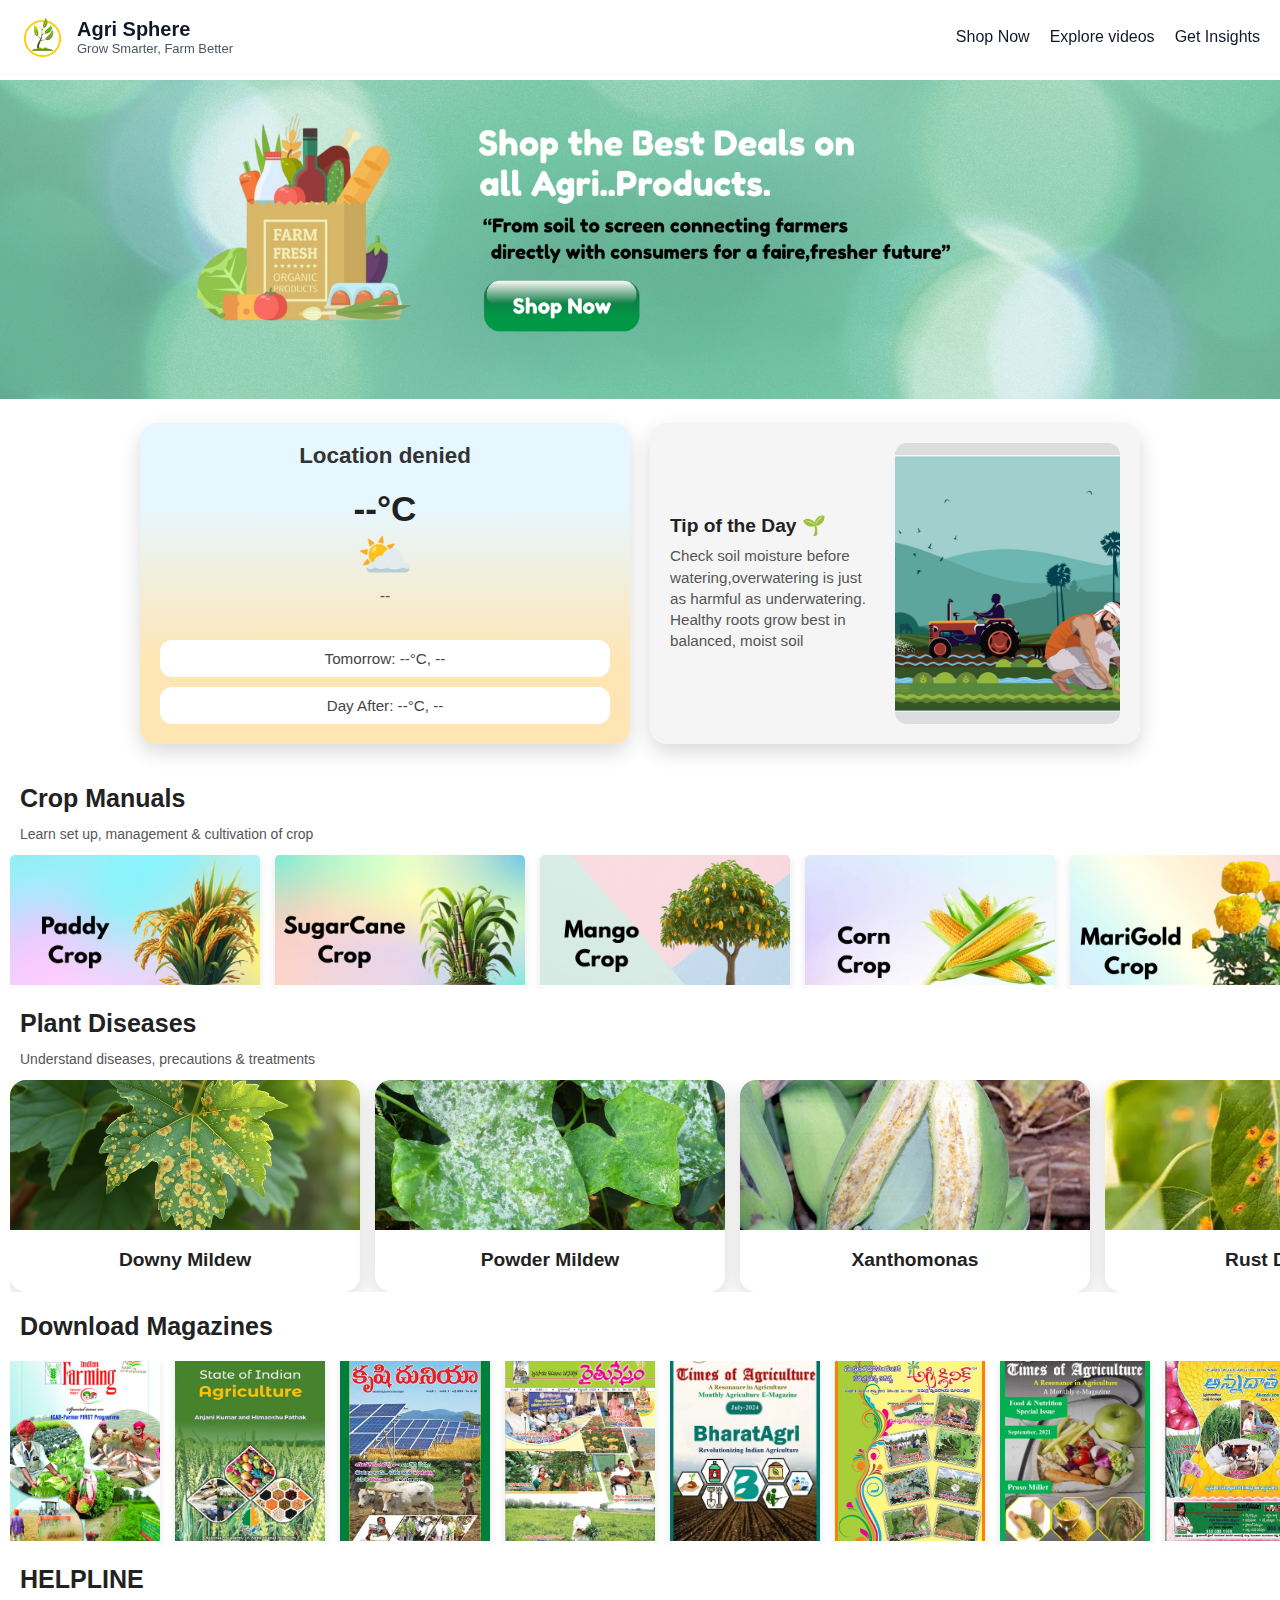
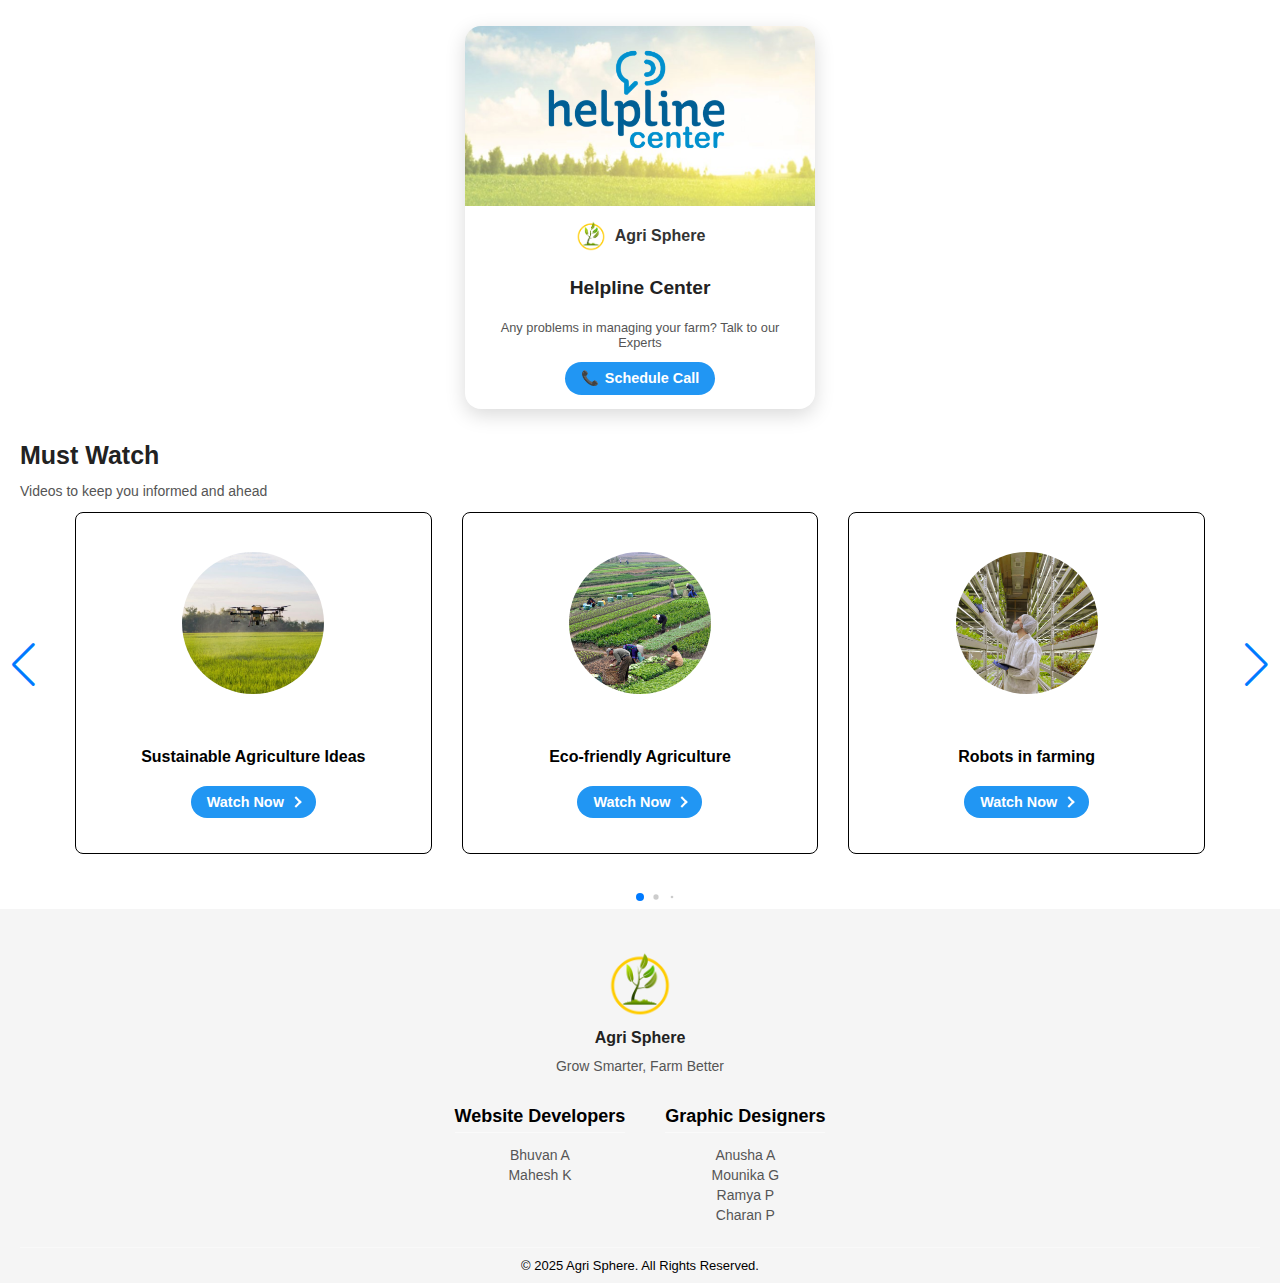
<file: index.html>
<!DOCTYPE html>
<html lang="en">
  <head>
    <meta charset="UTF-8" />
    <meta name="viewport" content="width=device-width, initial-scale=1.0" />
    <link rel="icon" href="banners/logo main.png" type="image/png" />

    <link rel="stylesheet" href="style.css" />
    <link
      href="https://unpkg.com/boxicons@2.1.4/css/boxicons.min.css"
      rel="stylesheet"
    />
    <link
      rel="stylesheet"
      href="https://cdn.jsdelivr.net/npm/swiper@11/swiper-bundle.min.css"
    />
    <title>Agri Sphere</title>
  </head>
  <body>
    <nav>
      <div class="nav-left">
        <img src="banners/logo main.png" alt="Logo" />
        <div class="nav-text">
          <span>Agri Sphere</span>
          <span>Grow Smarter, Farm Better</span>
        </div>
      </div>

      <div class="nav-right">
        <a href="e-quickmart-main/index.html">Shop Now</a>
        <a href="blog2-main/index.html">Explore videos</a>
        <a href="Fertilizer Optimizer/index.html">Get Insights</a>
      </div>

      <div class="hamburger" onclick="toggleMenu()">
        <div></div>
        <div></div>
        <div></div>
      </div>
    </nav>
    <div class="carousel-container">
      <div class="carousel-track">
        <div class="carousel-slide">
          <a href="e-quickmart-main/index.html"
            ><img src="banners/agri shop now.png" alt="Slide 1"
          /></a>
        </div>
        <div class="carousel-slide">
          <a href="Fertilizer Optimizer/index.html"
            ><img src="banners/fertlizer optxime.png" alt="Slide 2"
          /></a>
        </div>
        <div class="carousel-slide">
          <a href="blog2-main/index.html"
            ><img src="banners/AGRICULTURE watch.png" alt="Slide 3"
          /></a>
        </div>
      </div>
    </div>
    <div class="weather-tips-wrapper">
      <div class="wt-container">
        <!-- Weather Card -->
        <div class="wt-card wt-weather-card">
          <h2 id="wt-location">Loading...</h2>
          <div class="wt-today">
            <span id="wt-temperature" class="wt-today-temp">--°C</span>
            <span id="wt-emoji" class="wt-emoji">⛅</span>
            <div id="wt-desc" class="wt-desc">--</div>
          </div>
          <div class="wt-forecast">
            <div class="wt-forecast-day" id="wt-day1">Tomorrow: --°C, --</div>
            <div class="wt-forecast-day" id="wt-day2">Day After: --°C, --</div>
          </div>
        </div>

        <!-- Tip Card -->
        <div class="wt-card wt-tip-card tipoftheday">
          <div class="wt-tip-text">
            <h3>Tip of the Day 🌱</h3>
            <p>
              Check soil moisture before watering,overwatering is just as
              harmful as underwatering. Healthy roots grow best in balanced,
              moist soil
            </p>
          </div>
          <div class="wt-tip-img">
            <img src="banners/tipof.jpg" alt="Tip Image" />
          </div>
        </div>
      </div>
    </div>
    <h2 style="margin: 20px; font-size: 25px" id="shows">Crop Manuals</h2>
    <p style="margin: 20px; font-size: 14px; line-height: 2px" id="shows">
      Learn set up, management & cultivation of crop
    </p>
    <div class="card-wrapper2">
      <div class="card-container2">
        <div class="card2">
          <a href="crop pages/paddy.html"
            ><img src="crop manual/paddy 1.png" alt="Image 1"
          /></a>
        </div>
        <div class="card2">
          <a href="crop pages/sugercane.html"
            ><img src="crop manual/sugar 1.png" alt="Image 2"
          /></a>
        </div>
        <div class="card2">
          <a href="crop pages/mango.html"
            ><img src="crop manual/Mango Culture (3).png" alt="Image 3"
          /></a>
        </div>
        <div class="card2">
          <a href="crop pages/corn.html"
            ><img src="crop manual/Corn Crop.png" alt="Image 4"
          /></a>
        </div>
        <div class="card2">
          <a href="crop pages/marigold.html"
            ><img src="crop manual/marigold.png" alt="Image 5"
          /></a>
        </div>
        <div class="card2">
          <a href="crop pages/banana.html">
            <img src="crop manual/Banana Culture (1).png" alt="Image 6"
          /></a>
        </div>
        <div class="card2">
          <a href="crop pages/okra.html"
            ><img src="crop manual/okra crop.png" alt="Image 7"
          /></a>
        </div>
        <div class="card2">
          <a href="crop pages/potato.html"
            ><img src="crop manual/Potato Culture (1).png" alt="Image 8"
          /></a>
        </div>
        <div class="card2">
          <a href="crop pages/urudal.html"
            ><img src="crop manual/Urad dal Crop.png" alt="Image 9"
          /></a>
        </div>
        <div class="card2">
          <a href="crop pages/timato.html">
            <img src="crop manual/tomato crop.png" alt="Image 10"
          /></a>
        </div>
      </div>
    </div>
    <h2 style="margin: 20px; font-size: 25px" id="shows">Plant Diseases</h2>
    <p style="margin: 20px; font-size: 14px; line-height: 2px" id="shows">
      Understand diseases, precautions & treatments
    </p>
    <div class="card-wrapper">
      <div class="card-container">
        <div class="card">
          <a href="desies pages/downy miles.html"
            ><img src="plant esies/downy mildew.jpg" alt="Image 1"
          /></a>
          <h2>Downy Mildew</h2>
        </div>
        <div class="card">
          <a href="desies pages/powder mil.html"
            ><img src="plant esies/powder.jpg" alt="Image 2"
          /></a>
          <h2>Powder Mildew</h2>
        </div>
        <div class="card">
          <a href="desies pages/antharacnose.html"
            ><img src="plant esies/two.jpg" alt="Image 3"
          /></a>
          <h2>Xanthomonas</h2>
        </div>
        <div class="card">
          <a href="desies pages/rust desiese.html"
            ><img src="plant esies/rust.webp" alt="Image 4"
          /></a>
          <h2>Rust Desies</h2>
        </div>
        <div class="card">
          <a href="desies pages/blight.html"
            ><img src="plant esies/blight.webp" alt="Image 5"
          /></a>
          <h2>Blight</h2>
        </div>
        <div class="card">
          <a href="desies pages/antharacnose.html"
            ><img src="plant esies/antha.webp" alt="Image 6"
          /></a>
          <h2>Anthracnose</h2>
        </div>
        <div class="card">
          <a href="desies pages/cancer.html">
            <img src="plant esies/craccc.webp" alt="Image 7"
          /></a>
          <h2>Canker Disease</h2>
        </div>
        <div class="card">
          <a href="desies pages/galls.html"
            ><img src="plant esies/galls.jpeg" alt="Image 7"
          /></a>
          <h2>Galls</h2>
        </div>
      </div>
    </div>
    <h2 style="margin: 20px; font-size: 25px" id="shows">Download Magazines</h2>

    <div class="card-wrapper2">
      <div class="card-container2">
        <div class="card3">
          <a
            href="Magazines/Magazines PDF/Intensive_ Agriculture_JAN_MAR_2024.pdf"
            download
            ><img src="Magazines/eng 1.jpg" alt="Image 1"
          /></a>
        </div>
        <div class="card3">
          <a href="Magazines/Magazines PDF/justagri.pdf" download>
            <img src="Magazines/eng 2.webp" alt="Image 2"
          /></a>
        </div>
        <div class="card3">
          <a href="Magazines/Magazines PDF/Paka siri.pdf" download
            ><img src="Magazines/tel 1.webp" alt="Image 3"
          /></a>
        </div>
        <div class="card3">
          <a href="Magazines/Magazines PDF/Rice.pdf" download
            ><img src="Magazines/tel 2.jpg" alt="Image 4"
          /></a>
        </div>
        <div class="card3">
          <a
            href="Magazines/Magazines PDF/Intensive_Agriculture_Jul_Sep_2023.pdf"
            download
          >
            <img src="Magazines/eng 3.webp" alt="Image 5"
          /></a>
        </div>
        <div class="card3">
          <a href="Magazines/Magazines PDF/Siridhanyalu-DrKhadar.pdf" download
            ><img src="Magazines/tel 4.jpg" alt="Image 6"
          /></a>
        </div>
        <div class="card3">
          <a
            href="Magazines/Magazines PDF/Intensive_Agriculture_Jul_Sep_2023.pdf"
            download
          >
            <img src="Magazines/eng 4.webp" alt="Image 7"
          /></a>
        </div>
        <div class="card3">
          <a href="Magazines/Magazines PDF/Paka siri.pdf" download>
            <img src="Magazines/tel 3.jpg" alt="Image 8"
          /></a>
        </div>
      </div>
    </div>
    <!-- Helpline Center Card -->
    <h2 style="margin: 20px; font-size: 25px" id="shows">HELPLINE</h2>
    <div class="helpcard">
      <div class="card-body">
        <div class="card">
          <img class="top-image" src="banners/help.png" alt="Farmer Image" />
          <div class="card-info">
            <div class="logo-title">
              <img src="banners/logo main.png" alt="Logo" />
              <span>Agri Sphere</span>
            </div>
            <h2>Helpline Center</h2>
            <p>Any problems in managing your farm? Talk to our Experts</p>
            <div class="arrow" onclick="openModal()">Schedule Call</div>
          </div>
        </div>
      </div>
    </div>

    <!-- Popup Modal -->
    <div class="modal" id="callModal" style="z-index: 100000000000000">
      <div class="modal-content">
        <span class="close" onclick="closeModal()">&times;</span>
        <h3>Schedule a Call</h3>
        <small>📅 Schedule a call tomorrow</small>
        <div class="options">
          <label
            ><input type="radio" name="time" value="9am-12pm" /> 9am –
            12pm</label
          >
          <label
            ><input type="radio" name="time" value="3pm-6pm" /> 3pm – 6pm</label
          >
        </div>
        <textarea placeholder="Describe your problem..."></textarea>
        <button class="btn" onclick="scheduleCall()">Confirm</button>
      </div>
    </div>

    <!-- Success Popup -->
    <div class="success-popup" id="successPopup">✅ Call is scheduled!</div>

    <div class="container swiper" id="services" style="z-index: 1">
      <h2 style="margin: 20px; font-size: 25px" id="shows">Must Watch</h2>
      <p style="margin: 20px; font-size: 14px; line-height: 2px" id="shows">
        Videos to keep you informed and ahead
      </p>
      <div class="slider-wrapper">
        <div class="card-list swiper-wrapper">
          <div class="card-item swiper-slide">
            <img
              src="blog2-main/images/drone farming technology.png"
              class="card-img"
            />
            <h4 class="card-item-desription">Sustainable Agriculture Ideas</h4>
            <a
              href="blog2-main/pv11.html"
              style="
                display: inline-flex;
                align-items: center;
                justify-content: center;
                margin-top: 20px;
                padding: 8px 16px;
                background-color: #2196f3;
                color: #fff;
                text-decoration: none;
                font-weight: bold;
                border-radius: 20px;
                font-size: 0.9rem;
                transition: background 0.3s ease;
              "
            >
              Watch Now
              <span
                style="
                  display: inline-block;
                  width: 8px;
                  height: 8px;
                  border-right: 2px solid #fff;
                  border-bottom: 2px solid #fff;
                  transform: rotate(-45deg);
                  margin-left: 8px;
                "
              ></span>
            </a>
          </div>
          <div class="card-item swiper-slide">
            <img
              src="blog2-main/images/eco-friendly agriculture.png"
              class="card-img"
            />

            <h4 class="card-item-desription">Eco-friendly Agriculture</h4>
            <a
              href="blog2-main/pv14.html"
              style="
                display: inline-flex;
                align-items: center;
                justify-content: center;
                margin-top: 20px;
                padding: 8px 16px;
                background-color: #2196f3;
                color: #fff;
                text-decoration: none;
                font-weight: bold;
                border-radius: 20px;
                font-size: 0.9rem;
                transition: background 0.3s ease;
              "
            >
              Watch Now
              <span
                style="
                  display: inline-block;
                  width: 8px;
                  height: 8px;
                  border-right: 2px solid #fff;
                  border-bottom: 2px solid #fff;
                  transform: rotate(-45deg);
                  margin-left: 8px;
                "
              ></span>
            </a>
          </div>
          <div class="card-item swiper-slide">
            <img
              src="blog2-main/images/vertical & layered farming.png"
              class="card-img"
            />

            <h4 class="card-item-desription">Robots in farming</h4>
            <a
              href="blog2-main/pv10.html"
              style="
                display: inline-flex;
                align-items: center;
                justify-content: center;
                margin-top: 20px;
                padding: 8px 16px;
                background-color: #2196f3;
                color: #fff;
                text-decoration: none;
                font-weight: bold;
                border-radius: 20px;
                font-size: 0.9rem;
                transition: background 0.3s ease;
              "
            >
              Watch Now
              <span
                style="
                  display: inline-block;
                  width: 8px;
                  height: 8px;
                  border-right: 2px solid #fff;
                  border-bottom: 2px solid #fff;
                  transform: rotate(-45deg);
                  margin-left: 8px;
                "
              ></span>
            </a>
          </div>
          <div class="card-item swiper-slide">
            <img
              src="blog2-main/images/water-saving farming tricks.png"
              class="card-img"
            />

            <h4 class="card-item-desription">Next-Gen AgriTech Explained</h4>
            <a
              href="blog2-main/pv6.html"
              style="
                display: inline-flex;
                align-items: center;
                justify-content: center;
                margin-top: 20px;
                padding: 8px 16px;
                background-color: #2196f3;
                color: #fff;
                text-decoration: none;
                font-weight: bold;
                border-radius: 20px;
                font-size: 0.9rem;
                transition: background 0.3s ease;
              "
            >
              Watch Now
              <span
                style="
                  display: inline-block;
                  width: 8px;
                  height: 8px;
                  border-right: 2px solid #fff;
                  border-bottom: 2px solid #fff;
                  transform: rotate(-45deg);
                  margin-left: 8px;
                "
              ></span>
            </a>
          </div>
        </div>
        <div class="swiper-pagination"></div>
        <div class="swiper-slider-button swiper-button-prev"></div>
        <div class="swiper-slider-button swiper-button-next"></div>
      </div>
    </div>
    <footer class="footer">
      <div class="logo">
        <img src="banners/logo main.png" alt="Agri Sphere Logo" />
        <h2>Agri Sphere</h2>
        <p class="quote">Grow Smarter, Farm Better</p>
      </div>

      <div class="footer-content">
        <div class="footer-section">
          <h3>Website Developers</h3>
          <p>Bhuvan A</p>
          <p>Mahesh K</p>
        </div>

        <div class="footer-section">
          <h3>Graphic Designers</h3>
          <p>Anusha A</p>
          <p>Mounika G</p>
          <p>Ramya P</p>
          <p>Charan P</p>
        </div>
      </div>


      <div class="footer-bottom">
        &copy; 2025 Agri Sphere. All Rights Reserved.
      </div>
    </footer>
    <script>
      function toggleMenu() {
        const navRight = document.querySelector(".nav-right");
        navRight.classList.toggle("active");
      }
    </script>
    <script src="https://cdn.jsdelivr.net/npm/swiper@11/swiper-bundle.min.js"></script>
    <script src="swiper.js"></script>

    <script>
      const wtApiKey = "559e706c51965007e2174b479ade2403"; // 👉 Replace with your OpenWeather API key

      function wtGetWeather(lat, lon) {
        fetch(
          `https://api.openweathermap.org/data/2.5/forecast?lat=${lat}&lon=${lon}&appid=${wtApiKey}&units=metric`
        )
          .then((res) => res.json())
          .then((data) => {
            document.getElementById("wt-location").textContent = data.city.name;

            // Today
            let todayTemp = Math.round(data.list[0].main.temp);
            let todayWeather = data.list[0].weather[0].main;
            let todayDesc = data.list[0].weather[0].description;

            document.getElementById("wt-temperature").textContent =
              todayTemp + "°C";
            document.getElementById("wt-emoji").textContent =
              wtGetEmoji(todayWeather);
            document.getElementById("wt-desc").textContent =
              wtCapitalize(todayDesc);

            // Tomorrow
            let tomorrowTemp = Math.round(data.list[8].main.temp);
            let tomorrowDesc = wtCapitalize(
              data.list[8].weather[0].description
            );
            document.getElementById(
              "wt-day1"
            ).textContent = `Tomorrow: ${tomorrowTemp}°C, ${tomorrowDesc}`;

            // Day After Tomorrow
            let dayAfterTemp = Math.round(data.list[16].main.temp);
            let dayAfterDesc = wtCapitalize(
              data.list[16].weather[0].description
            );
            document.getElementById(
              "wt-day2"
            ).textContent = `Day After: ${dayAfterTemp}°C, ${dayAfterDesc}`;
          })
          .catch((err) => console.error(err));
      }

      function wtGetEmoji(weather) {
        switch (weather) {
          case "Clear":
            return "☀️";
          case "Clouds":
            return "☁️";
          case "Rain":
            return "🌧️";
          case "Snow":
            return "❄️";
          case "Thunderstorm":
            return "⛈️";
          case "Drizzle":
            return "🌦️";
          case "Mist":
          case "Fog":
            return "🌫️";
          default:
            return "⛅";
        }
      }

      function wtCapitalize(str) {
        return str.charAt(0).toUpperCase() + str.slice(1);
      }

      // Get Live Location
      if (navigator.geolocation) {
        navigator.geolocation.getCurrentPosition(
          (pos) => {
            wtGetWeather(pos.coords.latitude, pos.coords.longitude);
          },
          () => {
            document.getElementById("wt-location").textContent =
              "Location denied";
          }
        );
      } else {
        document.getElementById("wt-location").textContent =
          "Geolocation not supported";
      }
    </script>
    <script>
      const modal = document.getElementById("callModal");
      const successPopup = document.getElementById("successPopup");

      function openModal() {
        modal.style.display = "flex";
      }

      function closeModal() {
        modal.style.display = "none";
      }

      function scheduleCall() {
        modal.style.display = "none";
        successPopup.style.display = "block";
        setTimeout(() => {
          successPopup.style.display = "none";
        }, 2000);
      }
    </script>
    <script>
      const carousel = document.querySelector(".carousel-images");
      const images = document.querySelectorAll(".carousel-images img");
      const dots = document.querySelectorAll(".dot");

      let index = 0;
      const total = images.length;

      function showImage(i) {
        index = (i + total) % total;
        carousel.style.transform = `translateX(-${index * 100}%)`;
        updateDots();
      }

      function updateDots() {
        dots.forEach((dot, i) => {
          dot.classList.toggle("active", i === index);
        });
      }

      // Auto slide every 3 seconds
      setInterval(() => showImage(index + 1), 3000);

      // Dot click event
      dots.forEach((dot, i) => {
        dot.addEventListener("click", () => showImage(i));
      });
    </script>
  </body>
</html>
</file>
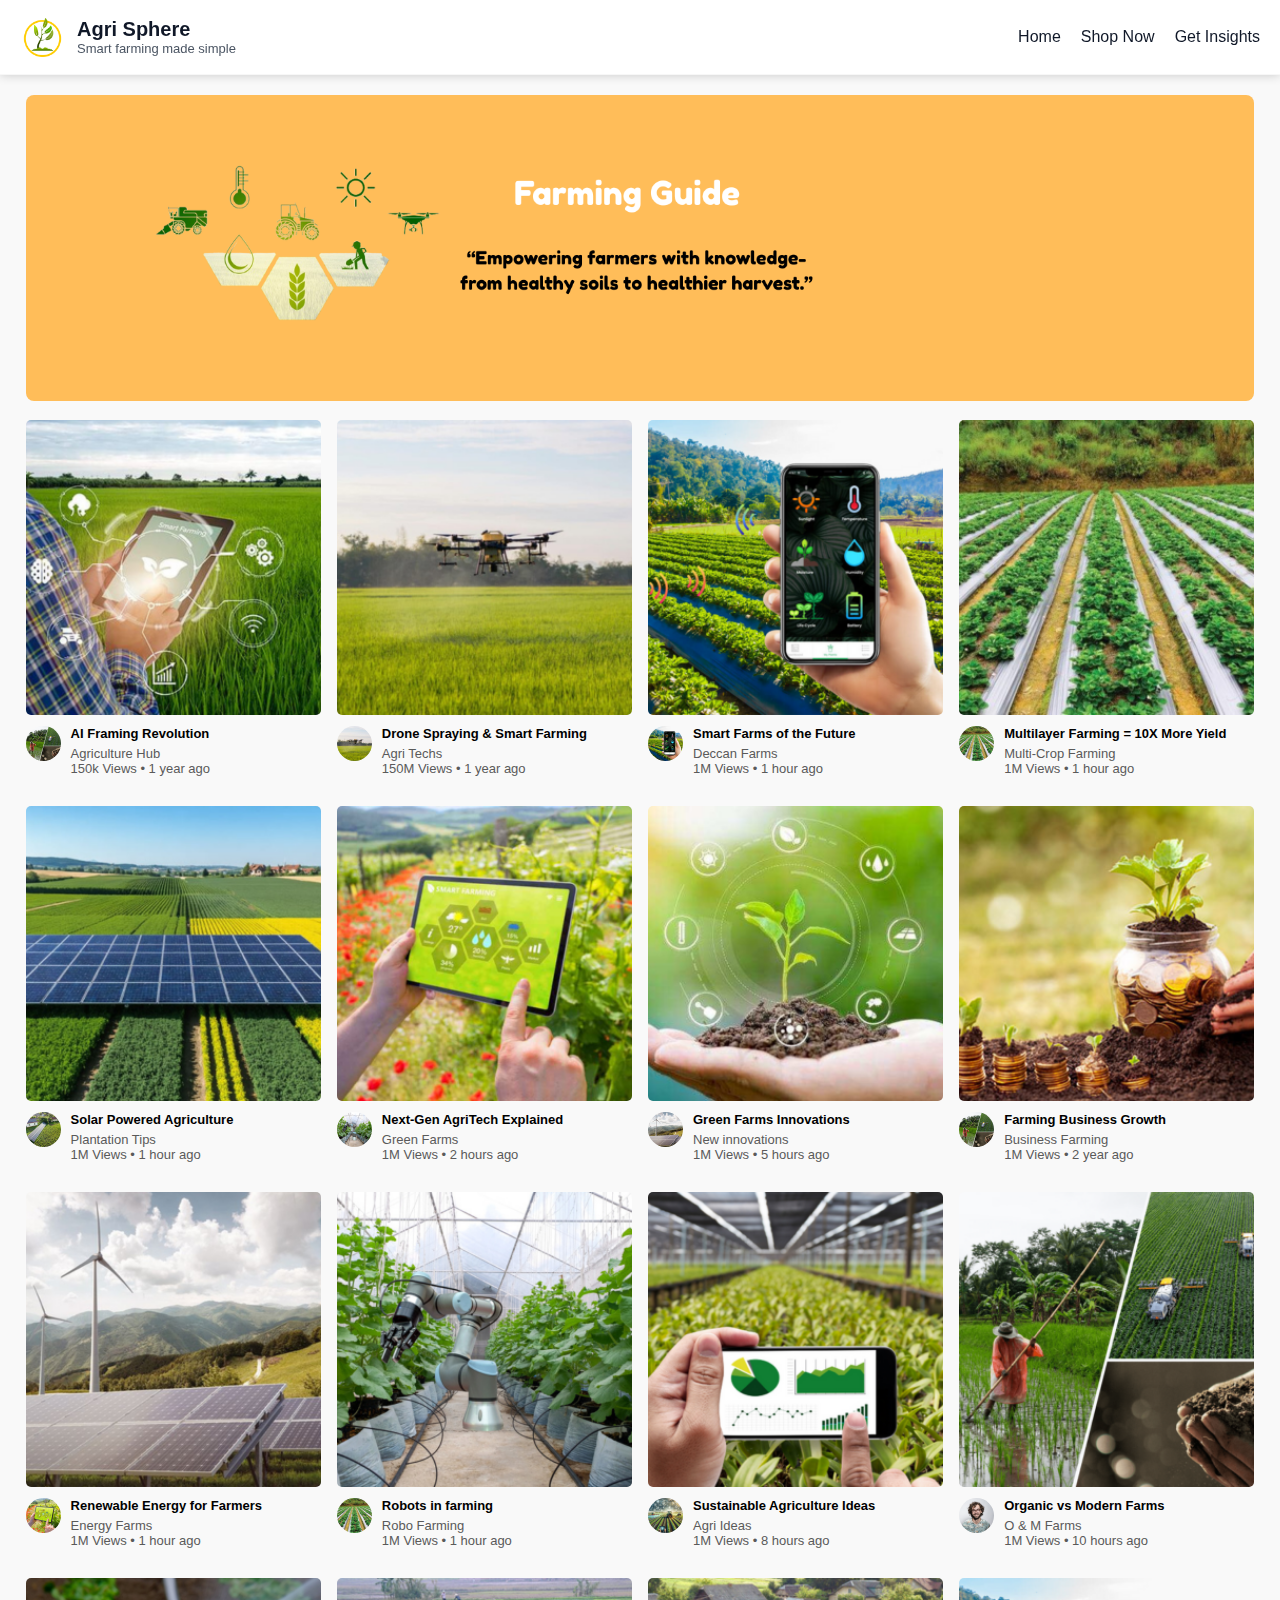
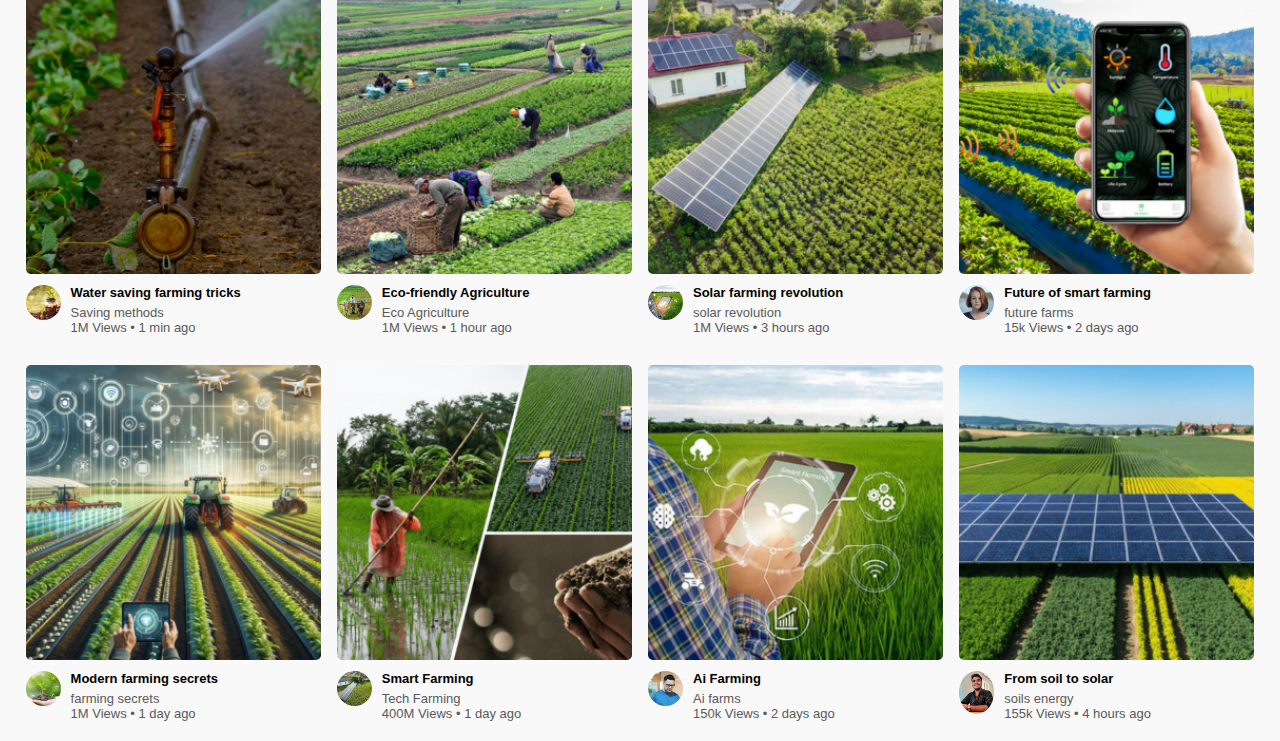
<file: blog2-main/index.html>
<!DOCTYPE html>
<html lang="en">
<head>
    <meta charset="UTF-8">
    <meta name="viewport" content="width=device-width, initial-scale=1.0">
    <link rel="stylesheet" href="style.css">
    <link rel="icon" href="../banners/logo main.png" type="image/png" />
    <title>Document</title>
</head>
<body>
    <nav>
      <div class="nav-left">
        <img src="../banners/logo main.png" alt="Logo" />
        <div class="nav-text">
          <span>Agri Sphere</span>
          <span>Smart farming made simple</span>
        </div>
      </div>

      <div class="nav-right">
        <a href="../index.html">Home</a>
        <a href="../e-quickmart-main/index.html">Shop Now</a>
        <a href="../Fertilizer Optimizer/index.html">Get Insights</a>
        
      </div>

      <div class="hamburger" onclick="toggleMenu()">
        <div></div>
        <div></div>
        <div></div>
      </div>
    </nav>
    <div class="container">
        <div class="banner">
            <img src="../banners/blog banner.png">
        </div>
        <div class="list-container">
            <div class="vid-list">
                <a href="pvindex.html"><img src="images/Ai+farming=profit.png" class="thumbnail"></a>
                
                <div class="flex-div">
                    <img src="images/Organic vs Modern Farming.png">
                    <div class="vid-info">
                        <a href="pvindex.html">AI Framing Revolution</a>
                        <p>Agriculture Hub</p>
                        <p>150k Views &bull; 1 year ago</p>
                
                        
                    </div>

                </div>              
            </div>
            <div class="vid-list">
                <a href="pv2index.html"><img src="images/drone farming technology.png" class="thumbnail"></a>
                
                <div class="flex-div">
                    <img src="images/drone farming technology.png">
                    <div class="vid-info">
                        <a href="">Drone Spraying & Smart Farming
                        </a>
                        <p>Agri Techs</p>
                        <p>150M Views &bull; 1 year ago</p>
                
                        
                    </div>

                </div>              
            </div>
            <div class="vid-list">
                <a href="pv3.html"><img src="images/Smart Farms of the Future.png" class="thumbnail"></a>
                
                <div class="flex-div">
                    <img src="images/Smart Farms of the Future.png">
                    <div class="vid-info">
                        <a href="">Smart Farms of the Future
                        </a>
                        <p>Deccan Farms</p>
                        <p>1M Views &bull; 1 hour ago</p>
                
                        
                    </div>

                </div>              
            </div>
             <div class="vid-list">
                <a href="pv4.html"><img src="images/Multilayer Farming.png" class="thumbnail"></a>
                
                <div class="flex-div">
                    <img src="images/Multilayer Farming.png">
                    <div class="vid-info">
                        <a href="">Multilayer Farming = 10X More Yield
                        </a>
                        <p>Multi-Crop Farming</p>
                        <p>1M Views &bull; 1 hour ago</p>
                
                        
                    </div>

                </div>              
            </div>
             <div class="vid-list">
                <a href="pv5.html"><img src="images/Solar Powered Agriculture.png" class="thumbnail"></a>
                
                <div class="flex-div">
                    <img src="images/solar farming revolution.png">
                    <div class="vid-info">
                        <a href="">Solar Powered Agriculture
                        </a>
                        <p>Plantation Tips</p>
                        <p>1M Views &bull; 1 hour ago</p>
                
                        
                    </div>

                </div>              
            </div>
             <div class="vid-list">
                <a href="pv6.html"><img src="images/Next-Gen AgriTech Explained.png" class="thumbnail"></a>
                
                <div class="flex-div">
                    <img src="images/robot3.png">
                    <div class="vid-info">
                        <a href="">Next-Gen AgriTech Explained
                        </a>
                        <p>Green Farms</p>
                        <p>1M Views &bull; 2 hours ago</p>
                
                        
                    </div>

                </div>              
            </div>
             <div class="vid-list">
                <a href="pv7.html"><img src="images/green 2.png" class="thumbnail"></a>
                
                <div class="flex-div">
                    <img src="images/ren1.png">
                    <div class="vid-info">
                        <a href="">Green Farms Innovations 
                        </a>
                        <p>New innovations</p>
                        <p>1M Views &bull; 5 hours ago</p>
                
                        
                    </div>

                </div>              
            </div>
             <div class="vid-list">
                <a href="pv8.html"><img src="images/growth1.png" class="thumbnail"></a>
                
                <div class="flex-div">
                    <img src="images/Organic vs Modern Farming.png">
                    <div class="vid-info">
                        <a href="">Farming Business Growth 
                        </a>
                        <p>Business Farming</p>
                        <p>1M Views &bull; 2 year ago</p>
                
                        
                    </div>

                </div>              
            </div>
             <div class="vid-list">
                <a href="pv9.html"><img src="images/ren1.png" class="thumbnail"></a>
                
                <div class="flex-div">
                    <img src="images/Next-Gen AgriTech Explained.png">
                    <div class="vid-info">
                        <a href="">Renewable Energy for Farmers
                        </a>
                        <p>Energy Farms</p>
                        <p>1M Views &bull; 1 hour ago</p>
                
                        
                    </div>

                </div>              
            </div>
             <div class="vid-list">
                <a href="pv10.html"><img src="images/robot3.png" class="thumbnail"></a>
                
                <div class="flex-div">
                    <img src="images/Multilayer Farming.png">
                    <div class="vid-info">
                        <a href="">Robots in farming 
                        </a>
                        <p>Robo Farming</p>
                        <p>1M Views &bull; 1 hour ago</p>
                
                        
                    </div>

                </div>              
            </div>
             <div class="vid-list">
                <a href="pv11.html"><img src="images/sustainable2.png" class="thumbnail"></a>
                
                <div class="flex-div">
                    <img src="images/Modern farming secrets.png">
                    <div class="vid-info">
                        <a href="">Sustainable Agriculture Ideas 
                        </a>
                        <p>Agri Ideas</p>
                        <p>1M Views &bull; 8 hours ago</p>
                
                        
                    </div>

                </div>              
            </div>
             <div class="vid-list">
                <a href="pv12.html"><img src="images/Organic vs Modern Farming.png" class="thumbnail"></a>
                
                <div class="flex-div">
                    <img src="images/Jack.png">
                    <div class="vid-info">
                        <a href="">Organic vs Modern Farms 
                        </a>
                        <p>O & M Farms</p>
                        <p>1M Views &bull; 10 hours ago</p>
                
                        
                    </div>

                </div>              
            </div>
             <div class="vid-list">
                <a href="pv13.html"><img src="images/water-saving farming tricks.png" class="thumbnail"></a>
                
                <div class="flex-div">
                    <img src="images/growth1.png">
                    <div class="vid-info">
                        <a href="">Water saving farming tricks
                        </a>
                        <p>Saving methods</p>
                        <p>1M Views &bull; 1 min ago</p>
                
                        
                    </div>

                </div>              
            </div>
             <div class="vid-list">
                <a href="pv14.html"><img src="images/eco-friendly agriculture.png" class="thumbnail"></a>
                
                <div class="flex-div">
                    <img src="images/farmer.jpg">
                    <div class="vid-info">
                        <a href="">Eco-friendly Agriculture 
                        </a>
                        <p>Eco Agriculture</p>
                        <p>1M Views &bull; 1 hour ago</p>
                
                        
                    </div>

                </div>              
            </div>
             <div class="vid-list">
                <a href="pv15.html"><img src="images/solar farming revolution.png" class="thumbnail"></a>
                
                <div class="flex-div">
                    <img src="images/Ai+farming=profit.png">
                    <div class="vid-info">
                        <a href="">Solar farming revolution
                        </a>
                        <p>solar revolution</p>
                        <p>1M Views &bull; 3 hours ago</p>
                
                        
                    </div>

                </div>              
            </div>
            <div class="vid-list">
                <a href="pv16.html"><img src="images/Smart Farms of the Future.png" class="thumbnail"></a>
                
                <div class="flex-div">
                    <img src="images/megan.png">
                    <div class="vid-info">
                        <a href="">Future of smart farming</a>
                        <p>future farms</p>
                        <p>15k Views &bull; 2 days ago</p>
                
                        
                    </div>

                </div>              
            </div>
            <div class="vid-list">
                <a href="pv17.html"><img src="images/Modern farming secrets.png" class="thumbnail"></a>
                
                <div class="flex-div">
                    <img src="images/green 2.png">
                    <div class="vid-info">
                        <a href="">Modern farming secrets 
                        </a>
                        <p>farming secrets</p>
                        <p>1M Views &bull; 1 day ago</p>
                
                        
                    </div>

                </div>              
            </div>
            <div class="vid-list">
                <a href="pv18.html"><img src="images/Organic vs Modern Farming.png" class="thumbnail"></a>
                
                <div class="flex-div">
                    <img src="images/solar farming revolution.png">
                    <div class="vid-info">
                        <a href="">Smart Farming</a>
                        </a>
                        <p>Tech Farming</p>
                        <p>400M Views &bull; 1 day ago</p>
                
                        
                    </div>

                </div>              
            </div>
            <div class="vid-list">
                <a href="pv19.html"><img src="images/Ai+farming=profit.png" class="thumbnail"></a>
                
                <div class="flex-div">
                    <img src="images/tom.png">
                    <div class="vid-info">
                        <a href="">Ai Farming
                        </a>
                        <p>Ai farms</p>
                        <p>150k Views &bull; 2 days ago</p>
                
                        
                    </div>

                </div>              
            </div>
            <div class="vid-list">
                <a href="pv20.html"><img src="images/Solar Powered Agriculture.png" class="thumbnail"></a>
                
                <div class="flex-div">
                    <img src="images/mahesh.jpg">
                    <div class="vid-info">
                        <a href="">From soil to solar
                        </a>
                        <p>soils energy</p>
                        <p>155k Views &bull; 4 hours ago</p>
                
                        
                    </div>

                </div>              
            </div>
        </div>
    </div>
     <script>
      function toggleMenu() {
        const navRight = document.querySelector(".nav-right");
        navRight.classList.toggle("active");
      }
    </script>
</body>
</html>
</file>
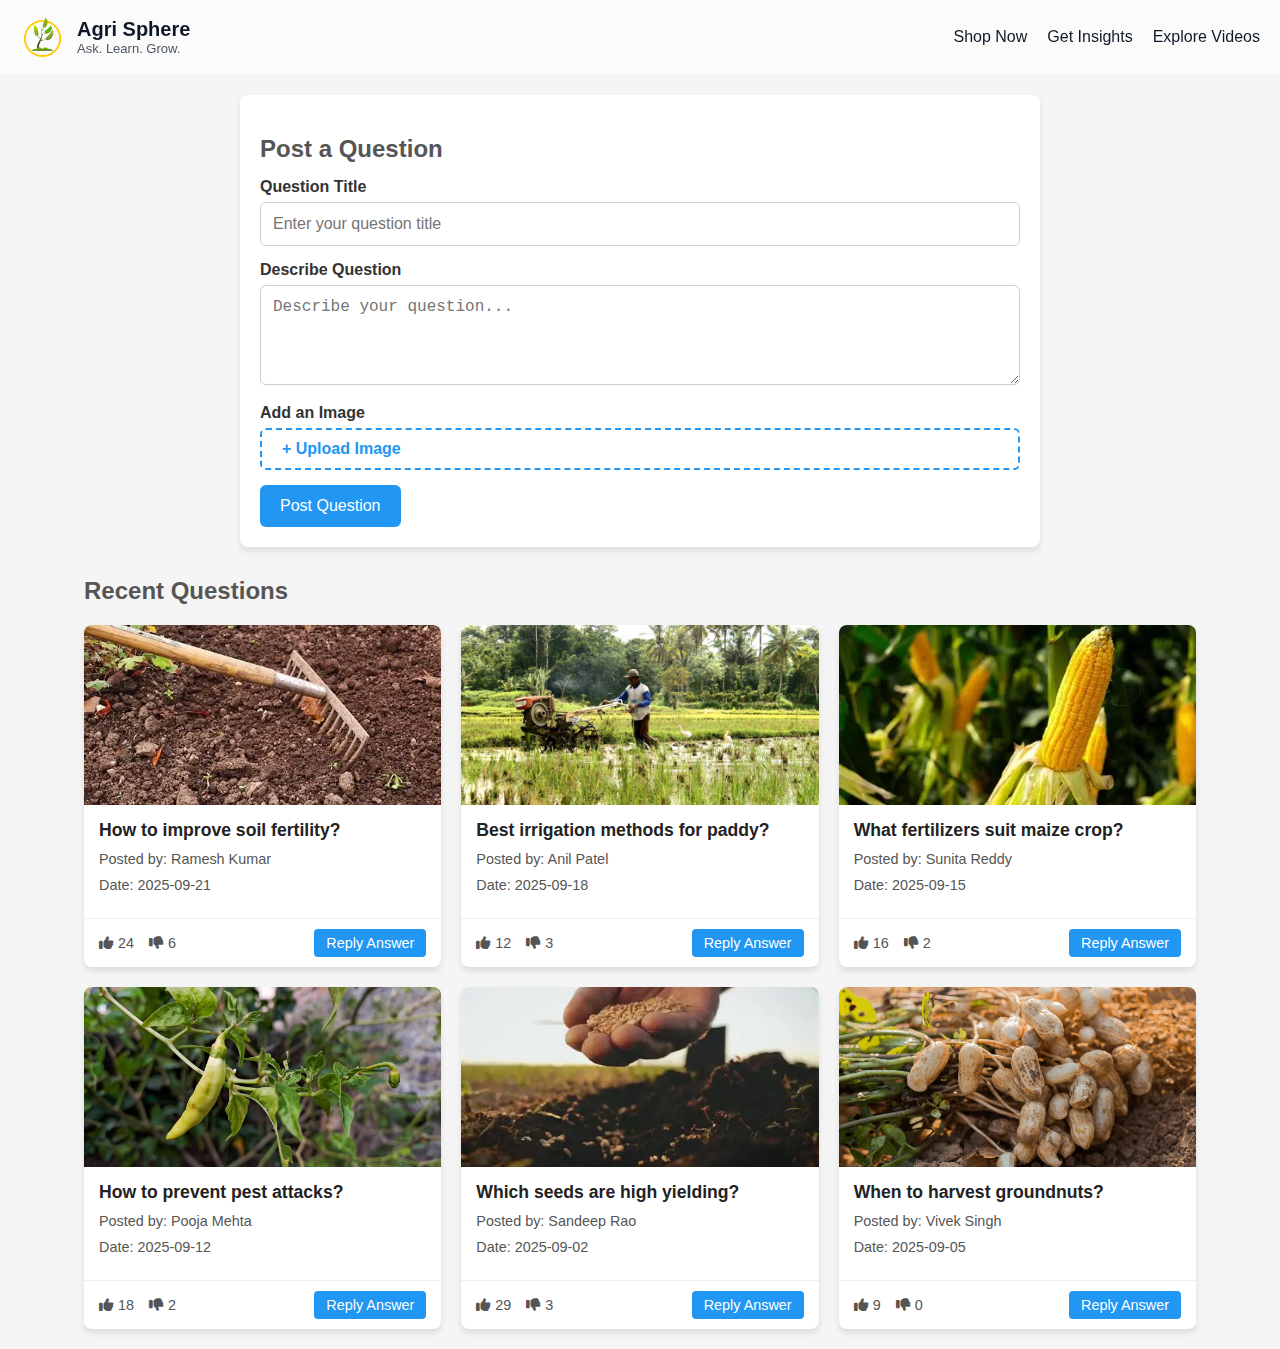
<file: community/index.html>
<!DOCTYPE html>
<html lang="en">
  <head>
    <meta charset="UTF-8" />
    <meta name="viewport" content="width=device-width, initial-scale=1.0" />
    <title>Community Questions</title>
    <link
      rel="stylesheet"
      href="https://cdnjs.cloudflare.com/ajax/libs/font-awesome/6.5.0/css/all.min.css"
    />
    <link rel="stylesheet" href="style.css" />
  </head>
  <body>
    <!-- Navbar -->
    <nav>
      <div class="nav-left">
        <img src="../banners/logo main.png" alt="Logo" />
        <div class="nav-text">
          <span>Agri Sphere</span>
          <span>Ask. Learn. Grow.</span>
        </div>
      </div>
      <div class="nav-right">
        <a href="../e-quickmart-main/index.html">Shop Now</a>
        <a href="../Fertilizer Optimizer/index.html">Get Insights</a>
        <a href="../blog2-main/index.html">Explore Videos</a>
      </div>
      <div class="hamburger" onclick="toggleMenu()">
        <div></div>
        <div></div>
        <div></div>
      </div>
    </nav>

    <div class="container">
      <!-- Form Section -->
      <div class="form-section">
        <h2>Post a Question</h2>
        <form>
          <div class="form-group">
            <label for="title">Question Title</label>
            <input
              type="text"
              id="title"
              name="title"
              placeholder="Enter your question title"
              required
            />
          </div>
          <div class="form-group">
            <label for="description">Describe Question</label>
            <textarea
              id="description"
              name="description"
              placeholder="Describe your question..."
              required
            ></textarea>
          </div>
          <div class="form-group">
            <label for="image">Add an Image</label>
            <label for="image" class="custom-file-upload">+ Upload Image</label>
            <input type="file" id="image" name="image" accept="image/*" />
          </div>
          <button type="submit">Post Question</button>
        </form>
      </div>

      <!-- Posted Data Section -->
      <div class="posted-section">
        <h2 style="color: #555">Recent Questions</h2>
        <div class="card-grid">
          <!-- Example card -->
          <div class="card">
            <img src="post images/soil fertlity.webp" alt="Post Image" />
            <div class="card-content">
              <h3>How to improve soil fertility?</h3>
              <p>Posted by: Ramesh Kumar</p>
              <p>Date: 2025-09-21</p>
            </div>
            <div class="card-footer">
              <div class="actions">
                <span><i class="fa fa-thumbs-up"></i> 24</span>
                <span><i class="fa fa-thumbs-down"></i> 6</span>
              </div>
              <button class="answer-btn" onclick="openModal()">
                Reply Answer
              </button>
            </div>
          </div>
          <div class="card">
            <img src="post images/paddy farming.jpeg" alt="Post Image" />
            <div class="card-content">
              <h3>Best irrigation methods for paddy?</h3>
              <p>Posted by: Anil Patel</p>
              <p>Date: 2025-09-18</p>
            </div>
            <div class="card-footer">
              <div class="actions">
                <span><i class="fa fa-thumbs-up"></i> 12</span>
                <span><i class="fa fa-thumbs-down"></i> 3</span>
              </div>
              <button class="answer-btn" onclick="openModal()">
                Reply Answer
              </button>
            </div>
          </div>
          <div class="card">
            <img src="post images/maize crop.webp" alt="Post Image" />
            <div class="card-content">
              <h3>What fertilizers suit maize crop?</h3>
              <p>Posted by: Sunita Reddy</p>
              <p>Date: 2025-09-15</p>
            </div>
            <div class="card-footer">
              <div class="actions">
                <span><i class="fa fa-thumbs-up"></i> 16</span>
                <span><i class="fa fa-thumbs-down"></i> 2</span>
              </div>
              <button class="answer-btn" onclick="openModal()">
                Reply Answer
              </button>
            </div>
          </div>
          <div class="card">
            <img src="post images/pest.jpg" alt="Post Image" />
            <div class="card-content">
              <h3>How to prevent pest attacks?</h3>
              <p>Posted by: Pooja Mehta</p>
              <p>Date: 2025-09-12</p>
            </div>
            <div class="card-footer">
              <div class="actions">
                <span><i class="fa fa-thumbs-up"></i> 18</span>
                <span><i class="fa fa-thumbs-down"></i> 2</span>
              </div>
              <button class="answer-btn" onclick="openModal()">
                Reply Answer
              </button>
            </div>
          </div>
          <div class="card">
            <img src="post images/seeds.webp" alt="Post Image" />
            <div class="card-content">
              <h3>Which seeds are high yielding?</h3>
              <p>Posted by: Sandeep Rao</p>
              <p>Date: 2025-09-02</p>
            </div>
            <div class="card-footer">
              <div class="actions">
                <span><i class="fa fa-thumbs-up"></i> 29</span>
                <span><i class="fa fa-thumbs-down"></i> 3</span>
              </div>
              <button class="answer-btn" onclick="openModal()">
                Reply Answer
              </button>
            </div>
          </div>
          <div class="card">
            <img src="post images/groundnuts.webp" alt="Post Image" />
            <div class="card-content">
              <h3>When to harvest groundnuts?</h3>
              <p>Posted by: Vivek Singh</p>
              <p>Date: 2025-09-05</p>
            </div>
            <div class="card-footer">
              <div class="actions">
                <span><i class="fa fa-thumbs-up"></i> 9</span>
                <span><i class="fa fa-thumbs-down"></i> 0</span>
              </div>
              <button class="answer-btn" onclick="openModal()">
                Reply Answer
              </button>
            </div>
          </div>
          <!-- Repeat more cards as needed -->
        </div>
      </div>
    </div>

    <!-- Modal -->
    <div class="modal" id="answerModal">
      <div class="modal-content">
        <h3>Submit Your Answer</h3>
        <textarea placeholder="Write your answer..."></textarea>
        <div>
          <button class="close-btn" onclick="closeModal()">Close</button>
          <button class="answer-btn" onclick="submitAnswer()">Submit</button>
        </div>
      </div>
    </div>

    <!-- Success Popup -->
    <div class="success-popup" id="successPopup">Submitted ✔</div>

    <script>
      function toggleMenu() {
        document.querySelector(".nav-right").classList.toggle("active");
      }

      function openModal() {
        document.getElementById("answerModal").style.display = "flex";
      }

      function closeModal() {
        document.getElementById("answerModal").style.display = "none";
      }

      function submitAnswer() {
        closeModal();
        let popup = document.getElementById("successPopup");
        popup.style.display = "block";
        setTimeout(() => {
          popup.style.display = "none";
        }, 3000);
      }
    </script>
  </body>
</html>
</file>
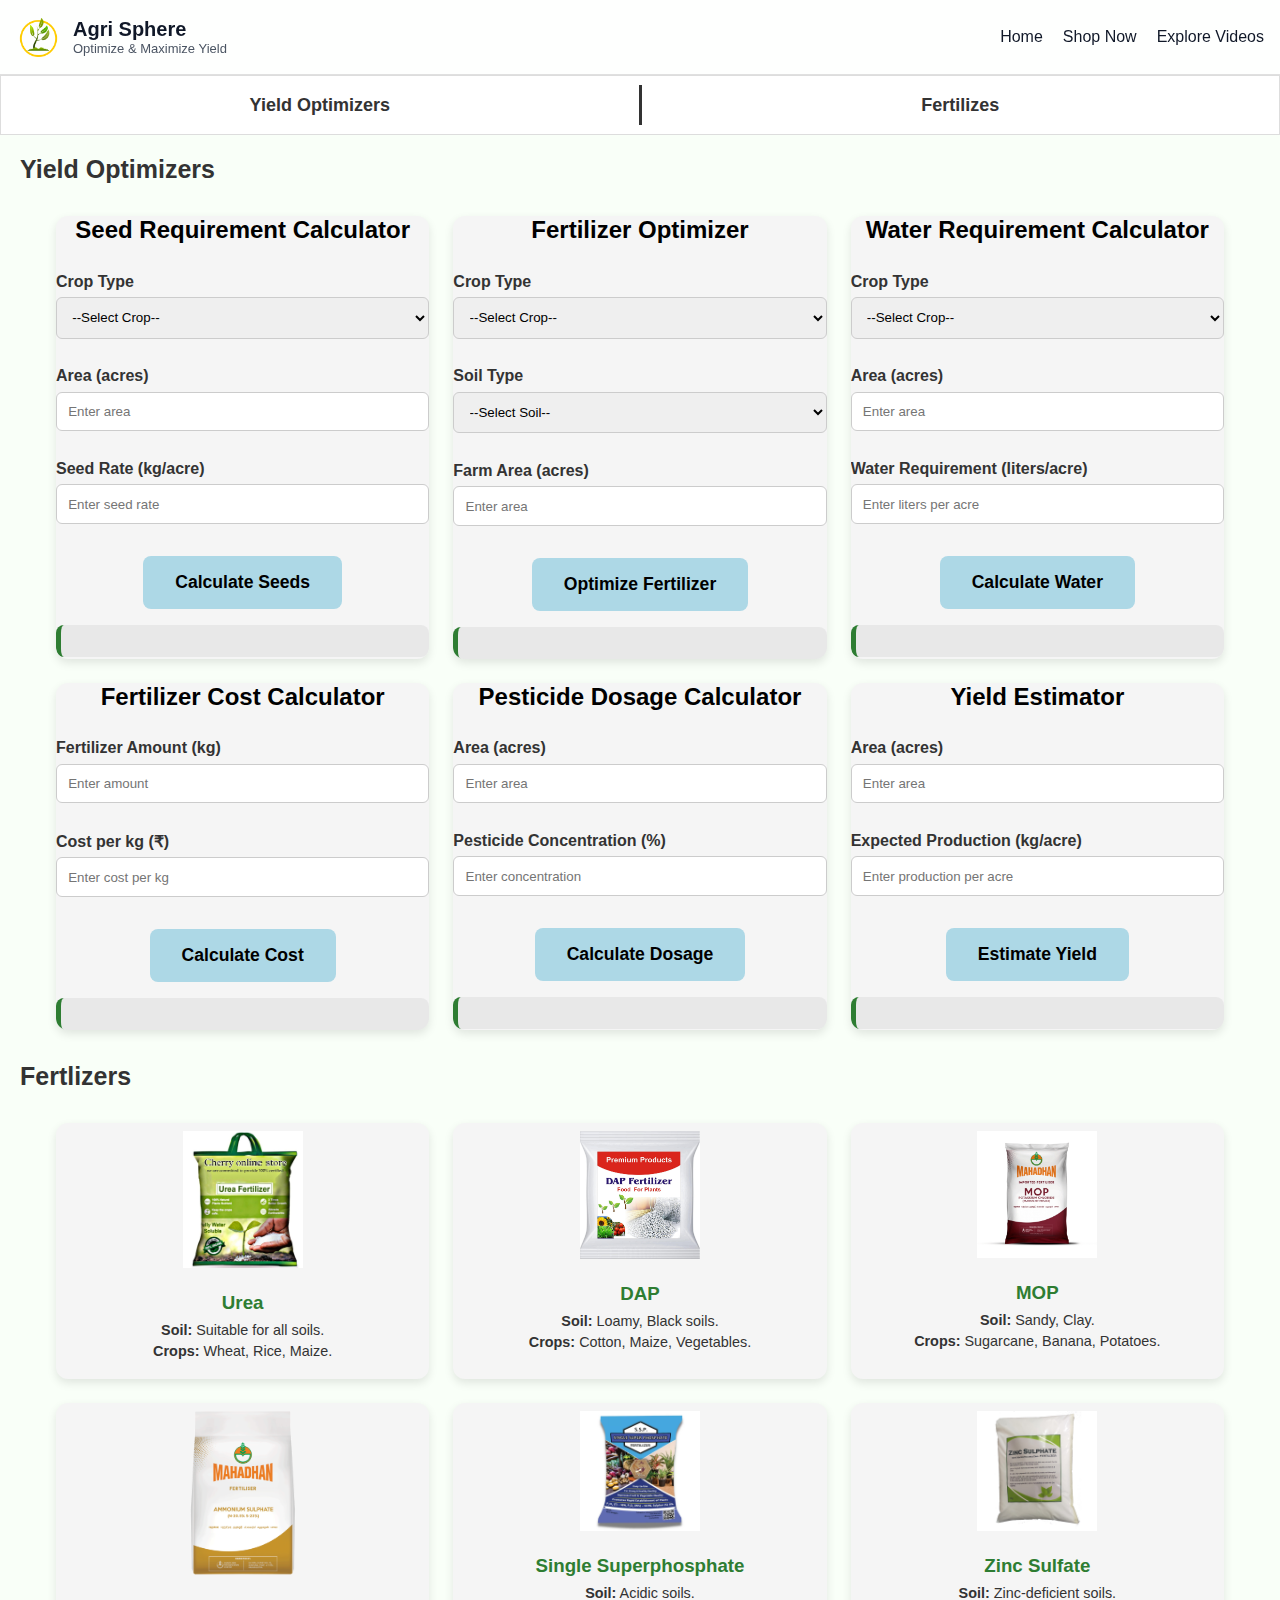
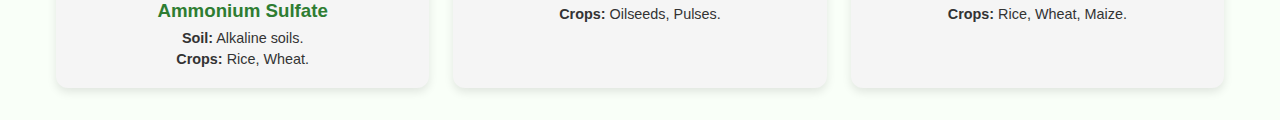
<file: Fertilizer Optimizer/index.html>
<!DOCTYPE html>
<html lang="en">
  <head>
    <meta charset="UTF-8" />
    <meta name="viewport" content="width=device-width, initial-scale=1.0" />
    <title>Farming Dashboard</title>
    <link rel="icon" href="../banners/logo main.png" type="image/png" />
    <link rel="stylesheet" href="style.css" />
  </head>
  <body>
    <!-- Navbar -->
    <nav>
      <div class="nav-left">
        <img src="../banners/logo main.png" alt="Logo" />
        <div class="nav-text">
          <span>Agri Sphere</span>
          <span>Optimize & Maximize Yield</span>
        </div>
      </div>
      <div class="nav-right">
        <a href="../index.html">Home</a>
        <a href="../e-quickmart-main/index.html">Shop Now</a>
        <a href="../blog2-main/index.html">Explore Videos</a>
      </div>
      <div class="hamburger" onclick="toggleMenu()">
        <div></div>
        <div></div>
        <div></div>
      </div>
    </nav>
    <div class="navbar-container">
      <div class="half">
        <a href="#shows">Yield Optimizers</a>
      </div>
      <div class="divider"></div>
      <div class="half">
        <a href="#Fertlizers">Fertilizes</a>
      </div>
    </div>

    <!-- Calculators -->
    <h2 style="margin: 20px; font-size: 25px" id="shows">Yield Optimizers</h2>
    <div class="calculator-container">
      <!-- Seed Requirement -->
      <div class="card2" id="seedCard">
        <h2>Seed Requirement Calculator</h2>
        <form id="seedForm">
          <label for="seedCrop">Crop Type</label>
          <select id="seedCrop" required>
            <option value="">--Select Crop--</option>
            <option value="wheat">Wheat</option>
            <option value="rice">Rice</option>
            <option value="maize">Maize</option>
          </select>
          <label for="seedArea">Area (acres)</label>
          <input
            type="number"
            id="seedArea"
            placeholder="Enter area"
            required
          />
          <label for="seedRate">Seed Rate (kg/acre)</label>
          <input
            type="number"
            id="seedRate"
            placeholder="Enter seed rate"
            required
          />
          <button type="submit">Calculate Seeds</button>
        </form>
        <div class="result" id="seedResult"></div>
      </div>
      <!-- Fertilizer Optimizer -->
      <div class="card2" id="fertilizerCard">
        <h2>Fertilizer Optimizer</h2>
        <form id="fertilizerForm">
          <label for="crop">Crop Type</label>
          <select id="crop" required>
            <option value="">--Select Crop--</option>
            <option value="wheat">Wheat</option>
            <option value="rice">Rice</option>
            <option value="maize">Maize</option>
            <option value="cotton">Cotton</option>
            <option value="vegetables">Vegetables</option>
          </select>
          <label for="soil">Soil Type</label>
          <select id="soil" required>
            <option value="">--Select Soil--</option>
            <option value="clay">Clay</option>
            <option value="sandy">Sandy</option>
            <option value="loamy">Loamy</option>
            <option value="black">Black Soil</option>
          </select>
          <label for="area">Farm Area (acres)</label>
          <input type="number" id="area" placeholder="Enter area" required />
          <button type="submit">Optimize Fertilizer</button>
        </form>
        <div class="result" id="fertilizerResult"></div>
      </div>

      <!-- Water Requirement -->
      <div class="card2" id="waterCard">
        <h2>Water Requirement Calculator</h2>
        <form id="waterForm">
          <label for="waterCrop">Crop Type</label>
          <select id="waterCrop" required>
            <option value="">--Select Crop--</option>
            <option value="wheat">Wheat</option>
            <option value="rice">Rice</option>
          </select>
          <label for="waterArea">Area (acres)</label>
          <input
            type="number"
            id="waterArea"
            placeholder="Enter area"
            required
          />
          <label for="waterReq">Water Requirement (liters/acre)</label>
          <input
            type="number"
            id="waterReq"
            placeholder="Enter liters per acre"
            required
          />
          <button type="submit">Calculate Water</button>
        </form>
        <div class="result" id="waterResult"></div>
      </div>

      <!-- Fertilizer Cost -->
      <div class="card2" id="costCard">
        <h2>Fertilizer Cost Calculator</h2>
        <form id="costForm">
          <label for="fertAmt">Fertilizer Amount (kg)</label>
          <input
            type="number"
            id="fertAmt"
            placeholder="Enter amount"
            required
          />
          <label for="fertRate">Cost per kg (₹)</label>
          <input
            type="number"
            id="fertRate"
            placeholder="Enter cost per kg"
            required
          />
          <button type="submit">Calculate Cost</button>
        </form>
        <div class="result" id="costResult"></div>
      </div>

      <!-- Pesticide Dosage -->
      <div class="card2" id="pesticideCard">
        <h2>Pesticide Dosage Calculator</h2>
        <form id="pesticideForm">
          <label for="pestArea">Area (acres)</label>
          <input
            type="number"
            id="pestArea"
            placeholder="Enter area"
            required
          />
          <label for="pestConc">Pesticide Concentration (%)</label>
          <input
            type="number"
            id="pestConc"
            placeholder="Enter concentration"
            required
          />
          <button type="submit">Calculate Dosage</button>
        </form>
        <div class="result" id="pestResult"></div>
      </div>
      <!-- Yield Estimator -->
      <div class="card2" id="yieldCard">
        <h2>Yield Estimator</h2>
        <form id="yieldForm">
          <label for="yieldArea">Area (acres)</label>
          <input
            type="number"
            id="yieldArea"
            placeholder="Enter area"
            required
          />
          <label for="prodPerAcre">Expected Production (kg/acre)</label>
          <input
            type="number"
            id="prodPerAcre"
            placeholder="Enter production per acre"
            required
          />
          <button type="submit">Estimate Yield</button>
        </form>
        <div class="result" id="yieldResult"></div>
      </div>
    </div>
    <h2 style="margin: 20px; font-size: 25px" id="Fertlizers">Fertlizers</h2>
    <!-- Fertilizer Cards -->
    <div class="container">
      <div class="card">
        <img src="images/urea2.jpg" alt="Urea" />
        <div class="card-content">
          <h3>Urea</h3>
          <p><strong>Soil:</strong> Suitable for all soils.</p>
          <p><strong>Crops:</strong> Wheat, Rice, Maize.</p>
        </div>
      </div>

      <div class="card">
        <img src="images/dap.jpg" alt="DAP" />
        <div class="card-content">
          <h3>DAP</h3>
          <p><strong>Soil:</strong> Loamy, Black soils.</p>
          <p><strong>Crops:</strong> Cotton, Maize, Vegetables.</p>
        </div>
      </div>

      <div class="card">
        <img src="images/mop.png" alt="MOP" />
        <div class="card-content">
          <h3>MOP</h3>
          <p><strong>Soil:</strong> Sandy, Clay.</p>
          <p><strong>Crops:</strong> Sugarcane, Banana, Potatoes.</p>
        </div>
      </div>

      <div class="card">
        <img src="images/Ammonium Sulfate.png" alt="Ammonium Sulfate" />
        <div class="card-content">
          <h3>Ammonium Sulfate</h3>
          <p><strong>Soil:</strong> Alkaline soils.</p>
          <p><strong>Crops:</strong> Rice, Wheat.</p>
        </div>
      </div>

      <div class="card">
        <img
          src="images/SSP-Single-Super-Phosphate.webp"
          alt="Superphosphate"
        />
        <div class="card-content">
          <h3>Single Superphosphate</h3>
          <p><strong>Soil:</strong> Acidic soils.</p>
          <p><strong>Crops:</strong> Oilseeds, Pulses.</p>
        </div>
      </div>

      <div class="card">
        <img src="images/zinc.jpeg" alt="Zinc Sulfate" />
        <div class="card-content">
          <h3>Zinc Sulfate</h3>
          <p><strong>Soil:</strong> Zinc-deficient soils.</p>
          <p><strong>Crops:</strong> Rice, Wheat, Maize.</p>
        </div>
      </div>
    </div>

    <script>
      function toggleMenu() {
        document.querySelector(".nav-right").classList.toggle("active");
      }

      const fertilizerData = {
        wheat: { N: 120, P: 60, K: 40 },
        rice: { N: 100, P: 50, K: 50 },
        maize: { N: 150, P: 75, K: 60 },
        cotton: { N: 90, P: 60, K: 45 },
        vegetables: { N: 80, P: 40, K: 40 },
        sugarcane: { N: 200, P: 80, K: 120 },
        banana: { N: 180, P: 90, K: 150 },
        potato: { N: 160, P: 70, K: 100 },
        soybean: { N: 30, P: 60, K: 40 },
        pulses: { N: 25, P: 50, K: 20 },
        oilseeds: { N: 40, P: 60, K: 30 },
        groundnut: { N: 30, P: 60, K: 40 },
        tea: { N: 100, P: 50, K: 70 },
        coffee: { N: 120, P: 60, K: 80 },
        tobacco: { N: 80, P: 50, K: 70 },
        sunflower: { N: 60, P: 60, K: 40 },
        barley: { N: 90, P: 40, K: 40 },
        millets: { N: 70, P: 40, K: 30 },
        tomato: { N: 120, P: 60, K: 60 },
        onion: { N: 100, P: 50, K: 50 },
        garlic: { N: 90, P: 50, K: 40 },
        cabbage: { N: 100, P: 50, K: 60 },
        cauliflower: { N: 95, P: 55, K: 50 },
        carrot: { N: 80, P: 40, K: 40 },
        brinjal: { N: 100, P: 50, K: 60 },
        capsicum: { N: 90, P: 45, K: 50 },
        chili: { N: 85, P: 45, K: 45 },
        coriander: { N: 70, P: 35, K: 30 },
        mint: { N: 60, P: 30, K: 30 },
        lettuce: { N: 60, P: 30, K: 30 },
        okra: { N: 90, P: 50, K: 40 },
        pumpkin: { N: 80, P: 40, K: 50 },
        watermelon: { N: 90, P: 45, K: 50 },
        muskmelon: { N: 85, P: 40, K: 45 },
        apple: { N: 100, P: 60, K: 50 },
        mango: { N: 120, P: 60, K: 60 },
        grapes: { N: 100, P: 50, K: 50 },
        pomegranate: { N: 80, P: 40, K: 40 },
        pear: { N: 90, P: 45, K: 45 },
        plum: { N: 85, P: 40, K: 40 },
        cherry: { N: 80, P: 40, K: 40 },
        strawberry: { N: 70, P: 35, K: 35 },
        blackberry: { N: 60, P: 30, K: 30 },
        raspberry: { N: 65, P: 30, K: 35 },
        apricot: { N: 80, P: 40, K: 40 },
        peach: { N: 85, P: 45, K: 45 },
        fig: { N: 90, P: 50, K: 50 },
      };

      // Fertilizer Optimizer
      document
        .getElementById("fertilizerForm")
        .addEventListener("submit", function (e) {
          e.preventDefault();
          const crop = document.getElementById("crop").value;
          const soil = document.getElementById("soil").value;
          const area = parseFloat(document.getElementById("area").value);
          if (!fertilizerData[crop]) {
            document.getElementById("fertilizerResult").innerHTML =
              "❌ Data not available for this crop.";
            return;
          }
          const { N, P, K } = fertilizerData[crop];
          document.getElementById("fertilizerResult").innerHTML = `
      <p>For ${area} acres of <b>${crop}</b> on ${soil} soil:</p>
      <table>
        <tr><th>Nutrient</th><th>Per Acre (kg)</th><th>Total (kg)</th></tr>
        <tr><td>Nitrogen</td><td>${N}</td><td>${N * area}</td></tr>
        <tr><td>Phosphorus</td><td>${P}</td><td>${P * area}</td></tr>
        <tr><td>Potassium</td><td>${K}</td><td>${K * area}</td></tr>
      </table>`;
        });
      // Seed Calculator
      document
        .getElementById("seedForm")
        .addEventListener("submit", function (e) {
          e.preventDefault();
          const area = parseFloat(document.getElementById("seedArea").value);
          const rate = parseFloat(document.getElementById("seedRate").value);
          const totalSeeds = area * rate;
          document.getElementById(
            "seedResult"
          ).innerHTML = `Total seeds required: <b>${totalSeeds} kg</b>`;
        });

      // Water Calculator
      document
        .getElementById("waterForm")
        .addEventListener("submit", function (e) {
          e.preventDefault();
          const area = parseFloat(document.getElementById("waterArea").value);
          const requirement = parseFloat(
            document.getElementById("waterReq").value
          ); // Corrected ID
          const totalWater = area * requirement;
          document.getElementById(
            "waterResult"
          ).innerHTML = `Total water required: <b>${totalWater} liters</b>`;
        });

      // Fertilizer Cost Calculator
      document
        .getElementById("costForm")
        .addEventListener("submit", function (e) {
          e.preventDefault();
          const amount = parseFloat(document.getElementById("fertAmt").value); // Corrected ID
          const rate = parseFloat(document.getElementById("fertRate").value); // Corrected ID
          const totalCost = amount * rate;
          document.getElementById(
            "costResult"
          ).innerHTML = `Total fertilizer cost: <b>₹${totalCost}</b>`;
        });

      // Pesticide Dosage
      document
        .getElementById("pesticideForm")
        .addEventListener("submit", function (e) {
          e.preventDefault();
          const area = parseFloat(document.getElementById("pestArea").value);
          const conc = parseFloat(document.getElementById("pestConc").value);
          document.getElementById(
            "pestResult"
          ).innerText = `Total pesticide required: ${area * conc * 10} liters`;
        });

      // Yield Estimator
      document
        .getElementById("yieldForm")
        .addEventListener("submit", function (e) {
          e.preventDefault();
          const area = parseFloat(document.getElementById("yieldArea").value);
          const prod = parseFloat(document.getElementById("prodPerAcre").value);
          document.getElementById(
            "yieldResult"
          ).innerText = `Estimated total yield: ${area * prod} kg`;
        });
    </script>
  </body>
</html>
</file>
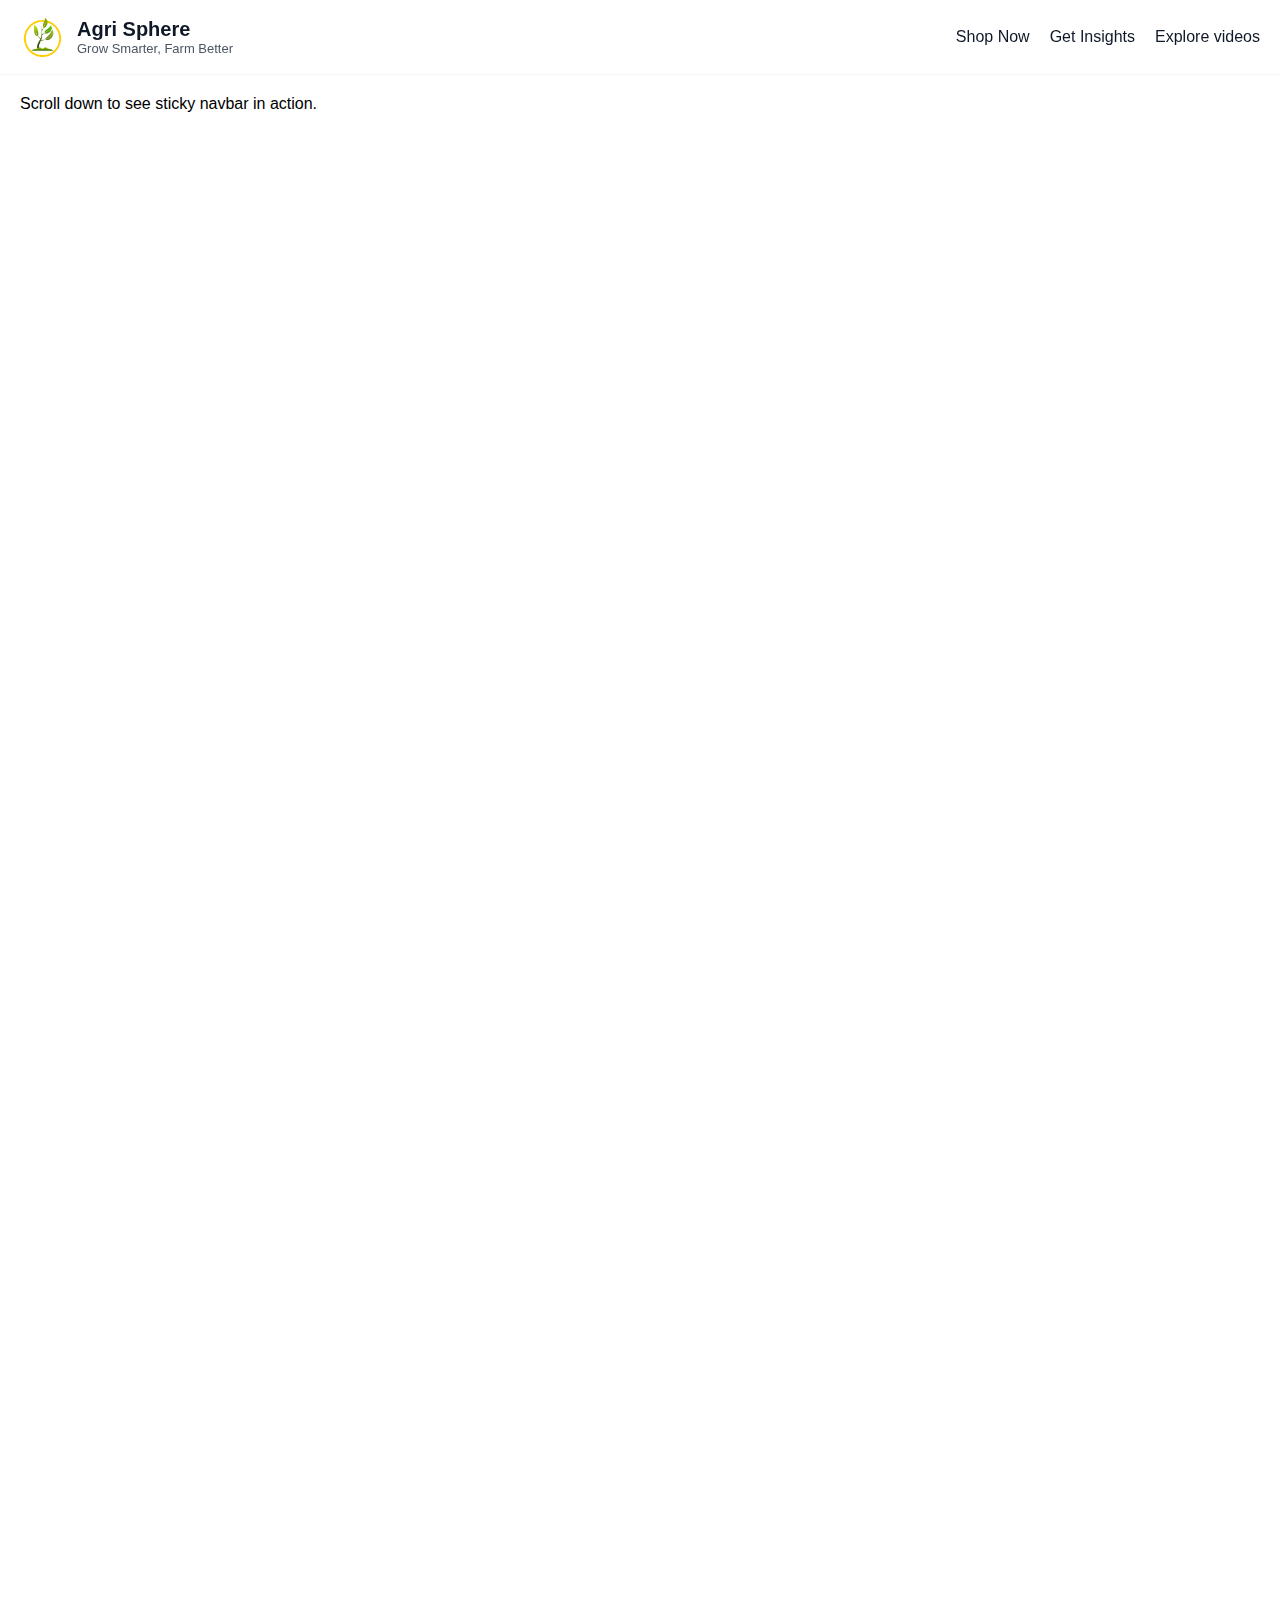
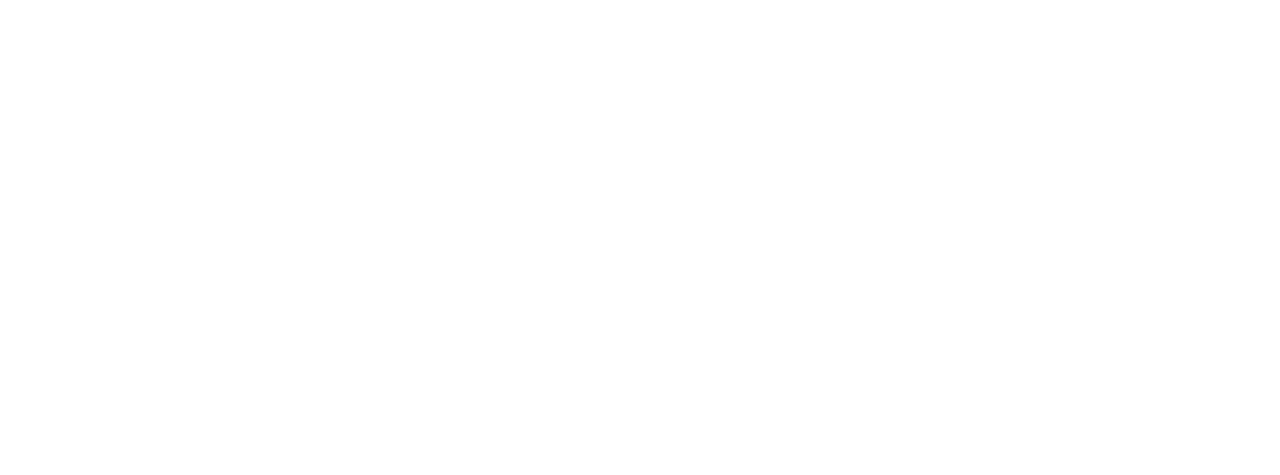
<file: window.html>
<!DOCTYPE html>
<html lang="en">
  <head>
    <meta charset="UTF-8" />
    <meta name="viewport" content="width=device-width, initial-scale=1.0" />
    <title>Document</title>
    <style>
      /* Prevent horizontal overflow */
      * {
        box-sizing: border-box;
        margin: 0;
        padding: 0;
      }

      body {
        overflow-x: hidden;
        font-family: Arial, sans-serif;
      }

      /*--------------navbar-------------------*/
      nav {
        width: 100%;
        height: 75px;
        position: sticky; /* stick on scroll */
        top: 0;
        z-index: 1000;
        display: flex;
        justify-content: space-between; /* space between left and right */
        align-items: center;
        padding: 0 20px;
        border-bottom: 1px solid rgb(247, 247, 247);

        /* Glass effect with white */
        background: rgba(255, 255, 255, 0.6);
        backdrop-filter: blur(10px);
        -webkit-backdrop-filter: blur(10px); /* Safari support */
      }

      .nav-left {
        display: flex;
        align-items: center;
        gap: 12px;
      }

      .nav-left img {
        height: 45px; /* Logo size */
        width: auto;
      }

      .nav-text {
        display: flex;
        flex-direction: column;
        line-height: 1.2;
      }

      .nav-text span:first-child {
        color: #101828; /* Dark text for contrast */
        font-size: 20px;
        font-weight: 600;
      }

      .nav-text span:last-child {
        color: #4b5563; /* Softer gray for subtitle */
        font-size: 13px;
        font-weight: 400;
      }

      /* Right side links */
      .nav-right {
        display: flex;
        align-items: center;
        gap: 20px;
      }

      .nav-right a {
        text-decoration: none;
        color: #101828;
        font-weight: 500;
        transition: color 0.3s;
      }

      .nav-right a:hover {
        color: #2563eb; /* Hover color */
      }

      /* Hamburger menu */
      .hamburger {
        display: none;
        flex-direction: column;
        cursor: pointer;
        gap: 5px;
      }

      .hamburger div {
        width: 25px;
        height: 3px;
        background-color: #101828;
      }

      @media (max-width: 768px) {
        .nav-right {
          position: fixed; /* Fix menu to screen */
          top: 75px;
          right: 0;
          background: rgba(255, 255, 255, 0.95);
          backdrop-filter: blur(10px);
          width: 100%;
          max-width: 100vw; /* prevent overflow */
          flex-direction: column;
          align-items: center;
          gap: 15px;
          padding: 20px 0;
          display: none; /* Hidden by default */
          overflow-x: hidden; /* prevent horizontal scroll */
        }

        .nav-right.active {
          display: flex;
        }

        .hamburger {
          display: flex;
        }
      }
    </style>
  </head>
  <body>
    <nav>
      <div class="nav-left">
        <img src="banners/logo main.png" alt="Logo" />
        <div class="nav-text">
          <span>Agri Sphere</span>
          <span>Grow Smarter, Farm Better</span>
        </div>
      </div>

      <div class="nav-right">
        <a href="#">Shop Now</a>
        <a href="#">Get Insights</a>
        <a href="#">Explore videos</a>
      </div>

      <div class="hamburger" onclick="toggleMenu()">
        <div></div>
        <div></div>
        <div></div>
      </div>
    </nav>

    <script>
      function toggleMenu() {
        const navRight = document.querySelector(".nav-right");
        navRight.classList.toggle("active");
      }
    </script>

    <!-- Example content -->
    <div style="height: 2000px; padding: 20px">
      <p>Scroll down to see sticky navbar in action.</p>
    </div>
  </body>
</html>
</file>
<file: style.css>
* {
  margin: 0;
  padding: 0;
  box-sizing: border-box;
}

body {
  min-height: 100vh;
  background: #fff;
  font-family: Arial, sans-serif;
}
  /*--------------navbar-------------------*/
      nav {
        width: 100%;
        height: 75px;
        position: sticky; /* stick on scroll */
        top: 0;
        z-index: 1000;
        display: flex;
        justify-content: space-between; /* space between left and right */
        align-items: center;
        padding: 0 20px;
        border-bottom: 1px solid rgb(247, 247, 247);

        /* Glass effect with white */
        background: rgba(255, 255, 255, 0.6);
        backdrop-filter: blur(10px);
        -webkit-backdrop-filter: blur(10px); /* Safari support */
      }

      .nav-left {
        display: flex;
        align-items: center;
        gap: 12px;
      }

      .nav-left img {
        height: 45px; /* Logo size */
        width: auto;
      }

      .nav-text {
        display: flex;
        flex-direction: column;
        line-height: 1.2;
      }

      .nav-text span:first-child {
        color: #101828; /* Dark text for contrast */
        font-size: 20px;
        font-weight: 600;
      }

      .nav-text span:last-child {
        color: #4b5563; /* Softer gray for subtitle */
        font-size: 13px;
        font-weight: 400;
      }

      /* Right side links */
      .nav-right {
        display: flex;
        align-items: center;
        gap: 20px;
      }

      .nav-right a {
        text-decoration: none;
        color: #101828;
        font-weight: 500;
        transition: color 0.3s;
      }

      .nav-right a:hover {
        color: #2563eb; /* Hover color */
      }

      /* Hamburger menu */
      .hamburger {
        display: none;
        flex-direction: column;
        cursor: pointer;
        gap: 5px;
      }

      .hamburger div {
        width: 25px;
        height: 3px;
        background-color: #101828;
      }

      @media (max-width: 768px) {
        .nav-right {
          position: fixed; /* Fix menu to screen */
          top: 75px;
          right: 0;
          background: rgba(255, 255, 255, 0.95);
          backdrop-filter: blur(10px);
          width: 100%;
          max-width: 100vw; /* prevent overflow */
          flex-direction: column;
          align-items: center;
          gap: 15px;
          padding: 20px 0;
          display: none; /* Hidden by default */
          overflow-x: hidden; /* prevent horizontal scroll */
        }

        .nav-right.active {
          display: flex;
        }

        .hamburger {
          display: flex;
        }
      }
/* Carousel wrapper */
.carousel-container {
  margin-top: 5px; /* top margin */
  width: 100%;
  overflow: hidden;
  position: relative;
}

/* Carousel track */
.carousel-track {
  display: flex;
  width: 100%;
  animation: scroll 12s infinite;
}

/* Each slide */
.carousel-slide {
  flex: 0 0 100%;
}

.carousel-slide img {
  width: 100%;
  height: auto; /* Adjust automatically */
  max-height: 45vh; /* Prevents images from being too tall */
  object-fit: cover; /* Keep proportion, fill container */
}

/* Smaller screens */
@media (max-width: 1000px) {
  .carousel-slide img {
    max-height: 40vh; /* Reduce height on tablets/mobiles */
  }
}

@media (max-width: 600px) {
  .carousel-slide img {
    max-height: 30vh; /* Further reduce on small phones */
  }
}

/* Keyframes for auto sliding */
@keyframes scroll {
  0% {
    transform: translateX(0);
  }
  30% {
    transform: translateX(0);
  }
  35% {
    transform: translateX(-100%);
  }
  65% {
    transform: translateX(-100%);
  }
  70% {
    transform: translateX(-200%);
  }
  100% {
    transform: translateX(-200%);
  }
}
/*-------weather--------*/

.weather-tips-wrapper {
  padding: 20px;
  display: flex;
  justify-content: center;
}

.wt-container {
  display: grid;
  grid-template-columns: 1fr 1fr;
  gap: 20px;
  max-width: 1000px;
  width: 100%;
}

.wt-card {
  background: linear-gradient(180deg, #e6f7ff 25%, #ffe5b4 75%);

  border-radius: 16px;
  padding: 20px;
  text-align: center;
  box-shadow: 0 8px 20px rgba(0, 0, 0, 0.15);
  transition: transform 0.2s ease;
  display: flex;
  flex-direction: column;
  justify-content: center;
}

.wt-card:hover {
  transform: translateY(-5px);
}

/* Weather Card */
.wt-weather-card h2 {
  margin: 0;
  font-size: 1.4rem;
  color: #333;
}
.wt-today {
  margin: 20px 0;
}
.wt-today-temp {
  font-size: 2.2rem;
  font-weight: bold;
  color: #222;
}
.wt-emoji {
  font-size: 2.8rem;
  display: block;
}
.wt-desc {
  font-size: 1rem;
  color: #555;
  margin-top: 5px;
}
.wt-forecast {
  margin-top: 15px;
  display: grid;
  gap: 10px;
}
.wt-forecast-day {
  background: #fff;
  padding: 10px;
  border-radius: 12px;
  font-size: 0.95rem;
  color: #444;
}

/* Tip Card */
.wt-tip-card {
  flex-direction: row;
  align-items: stretch; /* makes image full height */
  justify-content: space-between;
  gap: 15px;
  text-align: left;
}

.wt-tip-text {
  flex: 1;
  display: flex;
  flex-direction: column;
  justify-content: center; /* center text vertically */
}

.wt-tip-text h3 {
  margin: 0;
  font-size: 1.2rem;
  color: #222;
}

.wt-tip-text p {
  margin: 8px 0 0;
  font-size: 0.95rem;
  color: #555;
  line-height: 1.4;
}

.wt-tip-img {
  flex-shrink: 0;
  width: 50%; /* dynamic width instead of fixed */
  border-radius: 12px;
  overflow: hidden;
}

.wt-tip-img img {
  width: 100%;
  height: 100%;
  object-fit: cover; /* covers full height */
}

/* Responsive */
@media (max-width: 768px) {
  .wt-container {
    grid-template-columns: 1fr;
  }
  .wt-tip-card {
    flex-direction: column;
    text-align: center;
  }
  .wt-tip-img {
    width: 100%;
    height: 150px;
  }
}
.tipoftheday {
  background: whitesmoke;
}
/*------------Crop manuals-------------------*/

.card-wrapper2 {
  overflow-x: auto;
}

.card-container2 {
  display: flex;
  flex-wrap: nowrap;
  overflow-x: auto;
  gap: 15px;
  margin-left: 10px;
  overflow-x: scroll;
  scrollbar-width: none;
  -ms-overflow-style: none;
}
.card-wrapper::-webkit-scrollbar {
  display: none;
}

.card2 {
  flex: 0 0 auto;
  background: transparent;
  overflow: hidden;
  box-shadow: 0 2px 8px rgba(0, 0, 0, 0.1);
  transition: transform 0.3s;
  width: 250px;
  border-radius: 5px;
}

.card2:hover {
  transform: translateY(-5px);
}

.card2 img {
  width: 100%;
  height: 130px;

  object-fit: cover;
}

.card2 h2 {
  padding: 15px;
  font-size: 1.2em;
  text-align: center;
}

/* Horizontal scroll on mobile */
@media (max-width: 768px) {
  .card-container2 {
    display: flex;
    flex-wrap: nowrap;
    overflow-x: auto;
    gap: 15px;
    margin-left: 10px;
    overflow-x: scroll;
    scrollbar-width: none;
    -ms-overflow-style: none;
  }

  .card2 {
    flex: 0 0 auto;
  }
}
/*-----------------Community secfton---------*/

.community-section {
  height: 20vh;
  min-height: 220px;
  background: url(community baccgroundd.jpg) no-repeat center
    center/cover;
  display: flex;
  align-items: center;
  justify-content: center;
  padding: 20px;
  position: relative;
  color: white;
}

/* Dark overlay */
.community-section::before {
  content: "";
  position: absolute;
  top: 0;
  left: 0;
  width: 100%;
  height: 100%;
  background: rgba(0, 0, 0, 0.5);
  z-index: 0;
}

.community-content {
  position: relative;
  z-index: 1;
  max-width: 700px;
  text-align: center; /* default for laptop/pc */
}

.community-content h2 {
  font-size: clamp(1.5rem, 4vw, 2.2rem);
  margin-bottom: 10px;
}

.community-content p {
  font-size: clamp(0.9rem, 2.5vw, 1.2rem);
  margin-bottom: 15px;
  line-height: 1.4;
}

.community-content a {
  padding: 10px 20px;
  font-size: clamp(0.9rem, 2vw, 1rem);
  border-radius: 6px;
  background-color: #2196f3;
  color: white;
  text-decoration: none;
  display: inline-flex;
  align-items: center;
  gap: 8px;
  transition: background 0.3s, transform 0.2s;
}

.community-content a:hover {
  background-color: #1976d2;
  transform: scale(1.05);
}

/* Mobile view: align left */
@media (max-width: 768px) {
  .community-section {
    justify-content: flex-start;
  }
  .community-content {
    text-align: left;
  }
}
.btn {
  background: #2196f3;
  color: #fff;
  padding: 8px 16px;
  border-radius: 20px;
  cursor: pointer;
  font-size: 0.9rem;
  border: none;
  transition: background 0.3s ease;
}

.btn:hover {
  background: #1976d2;
}

/*---------------------------cards---------------------------*/
.card-wrapper {
  overflow-x: auto;
}

.card-container {
  display: flex;
  flex-wrap: nowrap;
  overflow-x: auto;
  gap: 15px;
  margin-left: 10px;
  overflow-x: scroll;
  scrollbar-width: none; /* Firefox */
  -ms-overflow-style: none; /* IE 10+ */
}
.card-wrapper::-webkit-scrollbar {
  display: none; /* Chrome, Safari, Opera */
}

.card {
  flex: 0 0 auto;
  background: transparent;
  overflow: hidden;
  box-shadow: 0 2px 8px rgba(0, 0, 0, 0.1);
  transition: transform 0.3s;
  width: 200px;
}

.card:hover {
  transform: translateY(-5px);
}

.card img {
  width: 100%;
  height: 150px;

  object-fit: cover;
}
.card .top-img {
  width: 100%;
  height: 160px;

  object-fit: cover;
}

.card h2 {
  padding: 15px;
  font-size: 1.2em;
  text-align: center;
}

/* Horizontal scroll on mobile */
@media (max-width: 768px) {
  .card-container {
    display: flex;
    flex-wrap: nowrap;
    overflow-x: auto;
    gap: 15px;
    margin-left: 10px;
    overflow-x: scroll;
    scrollbar-width: none; /* Firefox */
    -ms-overflow-style: none; /* IE 10+ */
  }

  .card {
    flex: 0 0 auto;
  }
}

/*-----------magazines-----------------*/
.card-wrapper2 {
  overflow-x: auto;
}

.card-container2 {
  display: flex;
  flex-wrap: nowrap;
  overflow-x: auto;
  gap: 15px;
  margin-left: 10px;
  overflow-x: scroll;
  scrollbar-width: none;
  -ms-overflow-style: none;
}
.card-wrapper::-webkit-scrollbar {
  display: none;
}

.card3 {
  flex: 0 0 auto;
  background: transparent;
  overflow: hidden;
  box-shadow: 0 2px 8px rgba(0, 0, 0, 0.1);
  transition: transform 0.3s;
  width: 150px;
}

.card3:hover {
  transform: translateY(-5px);
}

.card3 img {
  width: 100%;
  height: 180px;

  object-fit: cover;
}

.card2 h2 {
  padding: 15px;
  font-size: 1.2em;
  text-align: center;
}

/* Horizontal scroll on mobile */
@media (max-width: 768px) {
  .card-container2 {
    display: flex;
    flex-wrap: nowrap;
    overflow-x: auto;
    gap: 15px;
    margin-left: 10px;
    overflow-x: scroll;
    scrollbar-width: none;
    -ms-overflow-style: none;
  }

  .card2 {
    flex: 0 0 auto;
  }
}

/*--------------------- Center Wrapper-------------- */

.helpcard {
  background: #fff;
  display: flex;
  justify-content: center;
  align-items: center;
  min-height: 20vh;
}

.card-body {
  width: 100%;
  display: flex;
  justify-content: center;
  align-items: center;
  padding: 12px;
}

.card {
  background: #fff;
  width: 350px;
  border-radius: 16px;
  box-shadow: 0 6px 20px rgba(0, 0, 0, 0.15);
  display: flex;
  flex-direction: column;
  overflow: hidden;
  transition: transform 0.3s ease;
}

.card:hover {
  transform: translateY(-6px);
}

/* Top Image */
.card img.top-image {
  width: 100%;
  height: 180px;
  object-fit: cover;
}

/* Bottom Info Section */
.card-info {
  padding: 14px;
  display: flex;
  flex-direction: column;
  align-items: center;
  text-align: center;
}

.card-info .logo-title {
  display: flex;
  align-items: center;
  gap: 8px;
  margin-bottom: 10px;
}

.logo-title img {
  width: 32px;
  height: 32px;
  border-radius: 50%;
}

.logo-title span {
  font-weight: bold;
  font-size: 1rem;
  color: #333;
}

h2 {
  font-size: 1rem;
  color: #222;
  margin-bottom: 6px;
}

p {
  font-size: 0.8rem;
  color: #555;
  margin-bottom: 12px;
}

/* Call Button */
.arrow {
  display: inline-flex;
  align-items: center;
  justify-content: center;
  font-size: 0.9rem;
  font-weight: bold;
  color: #fff;
  background: #2196f3;
  padding: 8px 16px;
  border-radius: 22px;
  cursor: pointer;
  transition: all 0.3s ease;
}

.arrow:hover {
  background: #1976d2;
}

.arrow::before {
  content: "📞";
  margin-right: 6px;
}

/* Modal Popup */
.modal {
  position: fixed;
  top: 0;
  left: 0;
  width: 100%;
  height: 100%;
  background: rgba(0, 0, 0, 0.5);
  display: none;
  justify-content: center;
  align-items: center;
}

.modal-content {
  background: #fff;
  padding: 20px;
  border-radius: 14px;
  width: 320px;
  box-shadow: 0 6px 20px rgba(0, 0, 0, 0.2);
  position: relative;
  z-index: 99999;
}

.modal-content h3 {
  margin-bottom: 6px;
  color: #222;
}

.modal-content small {
  display: block;
  margin-bottom: 12px;
  font-size: 0.8rem;
  color: #666;
}

.options {
  margin-bottom: 12px;
}

.options label {
  display: block;
  margin-bottom: 6px;
  font-size: 0.9rem;
  color: #444;
}

textarea {
  width: 100%;
  height: 70px;
  margin-bottom: 12px;
  padding: 6px;
  border-radius: 6px;
  border: 1px solid #ccc;
  font-size: 0.85rem;
}

.btn {
  background: #2196f3;
  color: #fff;
  padding: 8px 16px;
  border-radius: 20px;
  cursor: pointer;
  font-size: 0.9rem;
  border: none;
  transition: background 0.3s ease;
}

.btn:hover {
  background: #1976d2;
}

.close {
  position: absolute;
  top: 10px;
  right: 14px;
  font-size: 20px;
  cursor: pointer;
  color: #666;
}

/* Success Popup */
.success-popup {
  position: fixed;
  top: 50%;
  left: 50%;
  transform: translate(-50%, -50%);
  background: #4caf50;
  color: #fff;
  padding: 16px 24px;
  border-radius: 10px;
  font-size: 1rem;
  font-weight: bold;
  display: none;
  z-index: 9999;
}

@media (max-width: 420px) {
  .card {
    width: 90%;
  }
  .card img.top-image {
    height: 150px;
  }
}
/*---------------slider--------------*/
.slider-wrapper {
  overflow: hidden;
  max-width: 1200px;
  margin: 0 75px 55px;
}
.card-list .card-item {
  color: black;
  background-color: white;
  border: 1px solid black;
  display: flex;
  align-items: center;
  justify-content: center;
  flex-direction: column;
  width: 400px;
  padding: 35px;
  border-radius: 8px;
}
.card-list .card-item .card-img {
  width: 150px;
  border-radius: 50%;
  margin-bottom: 40px;
  border: 3px;
  padding: 4px;
}
.card-item .card-item-desription {
  margin-top: 10px;
  text-align: center;
}
.card-item-heading {
  margin-top: 2px;
}
.swiper-slider-button {
  color: black;
}
@media screen and (max-width: 800px) {
  .slider-wrapper {
    margin: 0 10px 40px;
  }
  .swiper-slider-button {
    display: none;
  }
}
/*----------------footer-*-----------------*/
 .footer {
        background: whitesmoke; /* Farm green */
        color: black;
        padding: 40px 20px 10px;
        text-align: center;
      }

      .footer .logo {
        display: flex;
        flex-direction: column;
        align-items: center;
        margin-bottom: 20px;
      }

      .footer .logo img {
        width: 70px;
        height: auto;
        margin-bottom: 10px;
      }

      .footer .quote {
        font-size: 14px;
        margin-top: 5px;
      }

      .footer-content {
        display: flex;
        flex-wrap: wrap;
        justify-content: center;
        margin-bottom: 20px;
        gap: 40px;
      }

      .footer-section {
        text-align: left;
        min-width: 150px;
      }

      .footer-section h3 {
        font-size: 18px;
        margin-bottom: 10px;
        border-bottom: 1px solid rgba(255, 255, 255, 0.5);
        display: inline-block;
        padding-bottom: 5px;
      }

      .footer-section p {
        margin: 4px 0;
        font-size: 14px;
        text-align: center;
      }

      .social-icons {
        margin: 15px 0;
      }

      .social-icons a {
        margin: 0 10px;
        text-decoration: none;
        display: inline-block;
      }

      .social-icons img {
        width: 28px;
        height: 28px;
        filter: brightness(0) invert(1); /* White icons */
        transition: transform 0.3s;
      }

      .social-icons img:hover {
        transform: scale(1.1);
      }

      .footer-bottom {
        margin-top: 20px;
        font-size: 13px;
        border-top: 1px solid rgba(255, 255, 255, 0.4);
        padding-top: 10px;
      }

      @media (max-width: 600px) {
        .footer-content {
          flex-direction: column;
          align-items: center;
          gap: 20px;
        }
        .footer-section {
          text-align: center;
        }
      }
</file>
<file: blog2-main/style.css>
* {
  margin: 0;
  padding: 0;
  font-family: "poppins", sans-serif;
  box-sizing: border-box;
}
/*--------------navbar-------------------*/
nav {
  width: 100%;
  height: 80px;
  background: #101828;
  display: flex;
  align-items: center;
  padding: 0 20px;
}

.nav-left {
  display: flex;
  align-items: center;
  gap: 12px;
}

.nav-left img {
  height: 45px; /* Logo size */
  width: auto;
}

.nav-text {
  display: flex;
  flex-direction: column;
  line-height: 1.2;
}

.nav-text span:first-child {
  color: rgb(255, 255, 255);
  font-size: 20px;
  font-weight: 600;
}

.nav-text span:last-child {
  color: #d0d0d0;
  font-size: 13px;
  font-weight: 400;
}

a {
  text-decoration: none;
  color: #5a5a5a;
}
img {
  cursor: pointer;
}
.flex-div {
  display: flex;
  align-items: center;
}
nav {
  padding: 10px 2%;
  justify-content: space-between;
  box-shadow: 0 0 10px rgba(0, 0, 0, 0.2);
  background: #1d6c17;
  position: sticky;
  top: 0;
  z-index: 10;
}
.nav-right img {
  width: 25px;
  margin-right: 25px;
}
.nav-right .user-icon {
  width: 35px;
  border-radius: 50%;
  margin-right: 0;
}
.nav-left .menu-icon {
  width: 22px;
  margin-right: 25px;
}
.nav-left .logo {
  width: 130px;
}
.nav-middle .mic-icon {
  width: 16px;
}
.nav-middle .search-box {
  border: 1px solid #ccc;
  margin-right: 15px;
  padding: 8px 12px;
  border-radius: 25px;
}
.nav-middle .search-box input {
  width: 400px;
  border: 0;
  outline: 0;
  background: transparent;
}
.nav-middle .search-box img {
  width: 15;
}
.container {
  background: #f9f9f9;
  padding-left: 2%;
  padding-right: 2%;
  padding-top: 20px;
  padding-bottom: 20px;
}
.large-container {
  padding-left: 7%;
}
.banner {
  width: 100%;
}
.banner img {
  width: 100%;
  border-radius: 8px;
}
.list-container {
  display: grid;
  grid-template-columns: repeat(auto-fit, minmax(250px, 1fr));
  grid-column-gap: 16px;
  grid-row-gap: 30px;
  margin-top: 15px;
}
.vid-list .thumbnail {
  width: 100%;
  border-radius: 5px;
}
.vid-list .flex-div {
  align-items: flex-start;
  margin-top: 7px;
}

.vid-list .flex-div img {
  width: 35px;
  margin-right: 10px;
  border-radius: 50%;
}
.vid-info {
  color: #5a5a5a;
  font-size: 13px;
}
.vid-info a {
  color: #000;
  font-weight: 600;
  display: block;
  margin-bottom: 5px;
}

@media (max-width: 900px) {
  .menu-icon {
    display: none;
  }
  .sidebar {
    display: none;
  }
  .container,
  .large-container {
    padding-left: 5%;
    padding-right: 5%;
  }
  .nav-right img {
    display: none;
  }
  .nav-right .user-icon {
    display: block;
    width: 30px;
  }
  .nav-middle .search-box input {
    width: 100px;
  }
  .nav-middle .mic-icon {
    display: none;
  }
  .logo {
    width: 90px;
  }
}
.play-container {
  padding-left: 2%;
}
.row {
  display: flex;
  justify-content: space-between;
  flex-wrap: wrap;
}
.play-video {
  flex-basis: 69%;
}
.right-sidebar {
  flex-basis: 30%;
}
.play-video video {
  width: 100%;
}
.side-video-list {
  display: flex;
  justify-content: space-between;
  margin-bottom: 8px;
}
.side-video-list img {
  width: 100%;
}
.side-video-list .small-thumbnail {
  flex-basis: 49%;
}
.side-video-list .vid-info {
  flex-basis: 49%;
}
.play-video .tags a {
  color: #0e0e0e;
  font-size: 13px;
}
.play-video h3 {
  font-weight: 600;
  font-size: 22px;
}
.play-video .play-video-info {
  display: flex;
  align-items: center;
  justify-content: space-between;
  flex-wrap: wrap;
  margin-top: 10px;
  font-size: 14px;
  color: #5a5a5a;
}
.play-video .play-video-info a img {
  width: 20px;
  margin-right: 8px;
}
.play-video .play-video-info a {
  display: inline-flex;
  align-items: center;
  margin-left: 15px;
}
.play-video hr {
  border: 0;
  height: 1px;
  background: #ccc;
  margin: 10px 0;
}
.publisher {
  display: flex;
  align-items: center;
  margin-top: 20px;
}
.publisher div {
  flex: 1;
  line-height: 18px;
}
.publisher img {
  width: 40px;
  border-radius: 50%;
  margin-right: 15px;
}
.publisher div p {
  color: #000;
  font-weight: 600;
  font-size: 18px;
}
.publisher div span {
  font-size: 13px;
  color: #5a5a5a;
}
.publisher button {
  background: #ed3833;
  color: #fff;
  padding: 8px 30px;
  border: 0;
  outline: 0;
  border-radius: 4px;
  cursor: pointer;
}
.vid-description {
  padding-left: 55px;
  margin: 15px 0;
}
.vid-description p {
  font-size: 14px;
  margin-bottom: 5px;
  color: #5a5a5a;
}
.vid-description h4 {
  font-size: 14px;
  color: #5a5a5a;
  margin-top: 15px;
}
.add-comment {
  display: flex;
  align-items: center;
  margin: 30px 0;
}
.add-comment img {
  width: 35px;
  border-radius: 50%;
  margin-right: 15px;
}
.add-comment input {
  border: 0;
  outline: 0;
  border-bottom: 1px solid #ccc;
  width: 100%;
  padding-top: 10px;
  background-color: transparent;
}
.old-comment {
  display: flex;
  align-items: center;
  margin: 20px 0;
}
.old-comment img {
  width: 35px;
  border-radius: 50%;
  margin-right: 15px;
}
.old-comment h3 {
  font-size: 14px;
  margin-bottom: 2px;
}
.old-comment h3 span {
  font-size: 12px;
  color: #5a5a5a;
  font-weight: 500;
  margin-left: 8px;
}
.old-comment .acomment-action {
  display: flex;
  align-items: center;
  margin: 8px 0;
  font-size: 14px;
}
.old-comment .acomment-action img {
  border-radius: 0;
  width: 20px;
  margin-right: 5px;
}
.old-comment .acomment-action span {
  margin-right: 20px;
  color: #5a5a5a;
}
.old-comment .acomment-action a {
  color: #0000ff;
}
@media (max-width: 900px) {
  .play-video {
    flex-basis: 100%;
  }
  .right-sidebar {
    flex-basis: 100%;
  }
  .play-container {
    padding-left: 5%;
  }
  .vid-description {
    padding-left: 0;
  }
  .play-video .play-video-info a {
    margin-left: 0;
    margin-right: 15px;
    margin-top: 15px;
  }
}
/*--------------navbar-------------------*/
nav {
  width: 100%;
  height: 75px;
  position: sticky; /* stick on scroll */
  top: 0;
  z-index: 1000;
  display: flex;
  align-items: center;
  padding: 0 20px;
  border-bottom: 1px solid rgb(247, 247, 247);

  /* Glass effect with white */
  background: rgba(255, 255, 255, 0.6);
  backdrop-filter: blur(10px);
  -webkit-backdrop-filter: blur(10px); /* Safari support */
}

.nav-left {
  display: flex;
  align-items: center;
  gap: 12px;
}

.nav-left img {
  height: 45px; /* Logo size */
  width: auto;
}

.nav-text {
  display: flex;
  flex-direction: column;
  line-height: 1.2;
}

.nav-text span:first-child {
  color: #101828; /* Dark text for contrast */
  font-size: 20px;
  font-weight: 600;
}

.nav-text span:last-child {
  color: #4b5563; /* Softer gray for subtitle */
  font-size: 13px;
  font-weight: 400;
}
/*--------------navbar-------------------*/
nav {
  width: 100%;
  height: 75px;
  position: sticky; /* stick on scroll */
  top: 0;
  z-index: 1000;
  display: flex;
  justify-content: space-between; /* space between left and right */
  align-items: center;
  padding: 0 20px;
  border-bottom: 1px solid rgb(247, 247, 247);

  /* Glass effect with white */
  background: rgba(255, 255, 255, 0.6);
  backdrop-filter: blur(10px);
  -webkit-backdrop-filter: blur(10px); /* Safari support */
}

.nav-left {
  display: flex;
  align-items: center;
  gap: 12px;
}

.nav-left img {
  height: 45px; /* Logo size */
  width: auto;
}

.nav-text {
  display: flex;
  flex-direction: column;
  line-height: 1.2;
}

.nav-text span:first-child {
  color: #101828; /* Dark text for contrast */
  font-size: 20px;
  font-weight: 600;
}

.nav-text span:last-child {
  color: #4b5563; /* Softer gray for subtitle */
  font-size: 13px;
  font-weight: 400;
}

/* Right side links */
.nav-right {
  display: flex;
  align-items: center;
  gap: 20px;
}

.nav-right a {
  text-decoration: none;
  color: #101828;
  font-weight: 500;
  transition: color 0.3s;
}

.nav-right a:hover {
  color: #2563eb; /* Hover color */
}

/* Hamburger menu */
.hamburger {
  display: none;
  flex-direction: column;
  cursor: pointer;
  gap: 5px;
}

.hamburger div {
  width: 25px;
  height: 3px;
  background-color: #101828;
}

@media (max-width: 768px) {
  .nav-right {
    position: fixed; /* Fix menu to screen */
    top: 75px;
    right: 0;
    background: rgba(255, 255, 255, 0.95);
    backdrop-filter: blur(10px);
    width: 100%;
    max-width: 100vw; /* prevent overflow */
    flex-direction: column;
    align-items: center;
    gap: 15px;
    padding: 20px 0;
    display: none; /* Hidden by default */
    overflow-x: hidden; /* prevent horizontal scroll */
  }

  .nav-right.active {
    display: flex;
  }

  .hamburger {
    display: flex;
  }
}
</file>
<file: community/style.css>
/* Global box-sizing to prevent overflow */
      * {
        box-sizing: border-box;
      }

      body {
        font-family: Arial, Helvetica, sans-serif;
        margin: 0;
        padding: 0;
        background: #f5f5f5;
        color: #333;
        overflow-x: hidden;
      }

      /*--------------navbar-------------------*/
      nav {
        width: 100%;
        height: 75px;
        position: sticky; /* stick on scroll */
        top: 0;
        z-index: 1000;
        display: flex;
        justify-content: space-between;
        align-items: center;
        padding: 0 20px;
        border-bottom: 1px solid rgb(247, 247, 247);
        background: rgba(255, 255, 255, 0.6);
        backdrop-filter: blur(10px);
        -webkit-backdrop-filter: blur(10px);
      }

      .nav-left {
        display: flex;
        align-items: center;
        gap: 12px;
      }

      .nav-left img {
        height: 45px;
        width: auto;
      }

      .nav-text {
        display: flex;
        flex-direction: column;
        line-height: 1.2;
      }

      .nav-text span:first-child {
        color: #101828;
        font-size: 20px;
        font-weight: 600;
      }

      .nav-text span:last-child {
        color: #4b5563;
        font-size: 13px;
        font-weight: 400;
      }

      /* Right side links */
      .nav-right {
        display: flex;
        align-items: center;
        gap: 20px;
      }

      .nav-right a {
        text-decoration: none;
        color: #101828;
        font-weight: 500;
        transition: color 0.3s;
      }

      .nav-right a:hover {
        color: #2563eb;
      }

      /* Hamburger menu */
      .hamburger {
        display: none;
        flex-direction: column;
        cursor: pointer;
        gap: 5px;
      }

      .hamburger div {
        width: 25px;
        height: 3px;
        background-color: #101828;
      }

      @media (max-width: 768px) {
        .nav-right {
          position: fixed;
          top: 75px;
          right: 0;
          width: 100vw;
          flex-direction: column;
          align-items: center;
          gap: 15px;
          padding: 20px 0;
          display: none;
          background: rgba(255, 255, 255, 0.95);
          backdrop-filter: blur(10px);
          overflow-x: hidden;
        }

        .nav-right.active {
          display: flex;
        }

        .hamburger {
          display: flex;
        }
      }

      .container {
        width: 90%;
        max-width: 1200px;
        margin: auto;
        padding: 20px;
      }

      /* Form Section */
      .form-section {
        background: #fff;
        padding: 20px;
        border-radius: 8px;
        box-shadow: 0 4px 6px rgba(0, 0, 0, 0.1);
        margin-bottom: 30px;
        max-width: 800px;
        margin-left: auto;
        margin-right: auto;
      }

      .form-section h2 {
        margin-bottom: 15px;
        font-size: 1.5rem;
        color: #555;
      }

      .form-group {
        margin-bottom: 15px;
      }

      .form-group label {
        display: block;
        margin-bottom: 6px;
        font-weight: bold;
      }

      .form-group input,
      .form-group textarea {
        width: 100%;
        padding: 12px;
        border: 1px solid #ccc;
        border-radius: 6px;
        font-size: 1rem;
      }

      .form-group textarea {
        resize: vertical;
        min-height: 100px;
      }

      .form-group input[type="file"] {
        display: none;
      }

      .custom-file-upload {
        display: inline-block;
        padding: 10px 20px;
        cursor: pointer;
        border: 2px dashed #2196f3;
        border-radius: 6px;
        color: #2196f3;
        font-weight: bold;
        transition: background 0.3s;
      }

      .custom-file-upload:hover {
        background: #e3f2fd;
      }

      .form-section button {
        background: #2196f3;
        color: #fff;
        border: none;
        padding: 12px 20px;
        border-radius: 6px;
        cursor: pointer;
        font-size: 1rem;
        transition: background 0.3s;
      }

      .form-section button:hover {
        background: #1976d2;
      }

      /* Posted Data Section */
      .posted-section h2 {
        margin-bottom: 20px;
        font-size: 1.5rem;
        color: #2196f3;
      }

      .card-grid {
        display: grid;
        grid-template-columns: repeat(auto-fit, minmax(280px, 1fr));
        gap: 20px;
      }

      .card {
        background: #fff;
        border-radius: 8px;
        box-shadow: 0 4px 6px rgba(0, 0, 0, 0.1);
        overflow: hidden;
        display: flex;
        flex-direction: column;
        transition: transform 0.2s;
      }

      .card:hover {
        transform: translateY(-5px);
      }

      .card img {
        width: 100%;
        height: 180px;
        object-fit: cover;
      }

      .card-content {
        padding: 15px;
        flex-grow: 1;
      }

      .card-content h3 {
        font-size: 1.1rem;
        margin: 0 0 10px;
        color: #222;
      }

      .card-content p {
        font-size: 0.9rem;
        color: #555;
        margin: 0 0 10px;
      }

      .card-footer {
        display: flex;
        justify-content: space-between;
        align-items: center;
        padding: 10px 15px;
        border-top: 1px solid #eee;
      }

      .actions {
        display: flex;
        gap: 15px;
        align-items: center;
      }

      .actions span {
        display: flex;
        align-items: center;
        gap: 5px;
        font-size: 0.9rem;
        cursor: pointer;
        color: #555;
      }

      .actions span:hover {
        color: #2196f3;
      }

      .answer-btn {
        background: #2196f3;
        color: #fff;
        border: none;
        padding: 6px 12px;
        border-radius: 4px;
        cursor: pointer;
        font-size: 0.9rem;
        transition: background 0.3s;
      }

      .answer-btn:hover {
        background: #1976d2;
      }

      /* Popup Modal */
      .modal {
        display: none;
        position: fixed;
        top: 0;
        left: 0;
        width: 100%;
        height: 100%;
        background: rgba(0, 0, 0, 0.5);
        justify-content: center;
        align-items: center;
      }

      .modal-content {
        background: #fff;
        padding: 30px 25px;
        border-radius: 8px;
        max-width: 400px;
        width: 90%;
        text-align: center;
      }

      .modal-content h3 {
        margin-bottom: 20px;
      }

      .modal-content textarea {
        width: 100%;
        padding: 15px;
        margin-bottom: 20px;
        border: 1px solid #ccc;
        border-radius: 6px;
        resize: vertical;
        min-height: 120px;
        font-size: 1rem;
      }

      .close-btn {
        background: #f44336;
        color: #fff;
        border: none;
        padding: 8px 14px;
        border-radius: 4px;
        cursor: pointer;
        margin-right: 10px;
      }

      /* Success Popup */
      .success-popup {
        display: none;
        position: fixed;
        top: 20px;
        right: 20px;
        background: #4caf50;
        color: #fff;
        padding: 12px 20px;
        border-radius: 6px;
        box-shadow: 0 4px 6px rgba(0, 0, 0, 0.2);
        animation: fadeInOut 3s forwards;
        z-index: 1000;
      }

      @keyframes fadeInOut {
        0% {
          opacity: 0;
          transform: translateY(-20px);
        }
        10% {
          opacity: 1;
          transform: translateY(0);
        }
        90% {
          opacity: 1;
        }
        100% {
          opacity: 0;
          transform: translateY(-20px);
        }
      }

      @media (max-width: 768px) {
        .form-section {
          padding: 25px;
        }
      }
</file>
<file: Fertilizer Optimizer/style.css>
* {
  box-sizing: border-box;
  margin: 0;
  padding: 0;
}
body {
  font-family: Arial, sans-serif;
  background: #f9fff8;
  color: #333;
  overflow-x: hidden;
}

/* Navbar */
nav {
  width: 100%;
  position: sticky;
  top: 0;
  z-index: 1000;
  display: flex;
  justify-content: space-between;
  align-items: center;
  padding: 0 1rem;
  height: 75px;
  background: rgba(255, 255, 255, 0.85);
  border-bottom: 1px solid #e0e0e0;
  backdrop-filter: blur(10px);
}
.nav-left {
  display: flex;
  align-items: center;
  gap: 12px;
}
.nav-left img {
  height: 45px;
  max-width: 100%;
}
.nav-text {
  display: flex;
  flex-direction: column;
  line-height: 1.2;
}
.nav-text span:first-child {
  font-size: 20px;
  font-weight: 600;
  color: #101828;
}
.nav-text span:last-child {
  font-size: 13px;
  color: #4b5563;
}

.nav-right {
  display: flex;
  align-items: center;
  gap: 20px;
  flex-wrap: wrap;
}
.nav-right a {
  text-decoration: none;
  color: #101828;
  font-weight: 500;
}
.hamburger {
  display: none;
  flex-direction: column;
  gap: 5px;
  cursor: pointer;
}
.hamburger div {
  width: 25px;
  height: 3px;
  background-color: #101828;
}

@media (max-width: 768px) {
  .nav-right {
    position: fixed;
    top: 75px;
    right: 0;
    width: 100%;
    background: rgba(255, 255, 255, 0.95);
    flex-direction: column;
    align-items: center;
    gap: 15px;
    padding: 20px 0;
    display: none;
  }
  .nav-right.active {
    display: flex;
  }
  .hamburger {
    display: flex;
  }
}
/* Navbar container */
.navbar-container {
  display: flex;
  justify-content: center;
  align-items: center;
  background-color: white; /* Background white */
  border: 1px solid #ddd; /* Optional border */
  height: 60px;
}

/* Each half */
.half {
  flex: 1;
  display: flex;
  justify-content: center;
  align-items: center;
  color: #333;
  font-size: 18px;
  padding: 10px;
}

/* Divider line */
.divider {
  width: 3px; /* Thicker line */
  background-color: #333;
  height: 70%; /* Bigger height */
}

/* Anchor styling */
.half a {
  color: #333;
  text-decoration: none;
  font-weight: bold;
}

/* Optional: make responsive font smaller on very small screens */
@media (max-width: 400px) {
  .half {
    font-size: 16px;
    padding: 8px;
  }
}
/* Container grid */
.calculator-container,
.container {
  display: grid;
  grid-template-columns: repeat(auto-fit, minmax(280px, 1fr));
  gap: 1.5rem;
  max-width: 1200px;
  margin: 2rem auto;
  padding: 0 1rem;
}

.card,
.card2 {
  background: whitesmoke;
  border-radius: 12px;
  box-shadow: 0 4px 10px rgba(0, 0, 0, 0.1);
  overflow: hidden;
  display: flex;
  flex-direction: column;
  transition: transform 0.2s;
}
.card:hover,
.card2:hover {
  transform: translateY(-3px);
}

.card img {
  width: 100%;
  max-width: 120px;
  object-fit: cover;
  align-self: center;
  margin: 0.5rem auto;
}
.card-content {
  padding: 1rem;
  text-align: center;
}
.card h3 {
  margin-bottom: 0.5rem;
  color: #2e7d32;
}
.card p {
  margin: 0.3rem 0;
  font-size: 0.9rem;
}

.card2 h2 {
  color: black;
  text-align: center;
  margin-bottom: 1rem;
}
label {
  display: block;
  margin: 0.8rem 0 0.4rem;
  font-weight: 600;
}
input,
select {
  width: 100%;
  padding: 0.7rem;
  border-radius: 6px;
  border: 1px solid #ccc;
  margin-bottom: 1rem;
  outline: none;
}
input:focus,
select:focus {
  border: 1px solid #2e7d32;
}

button {
  background: #add8e6;
  color: black;
  font-weight: bold;
  cursor: pointer;
  border: none;
  padding: 1rem 2rem;
  font-size: 1.1rem;
  display: block;
  margin: 1rem auto 0 auto;
  border-radius: 8px;
}
button:hover {
  background: #87ceeb;
}

.result {
  margin-top: 1rem;
  padding: 1rem;
  background: rgba(0, 0, 0, 0.05);
  border-left: 5px solid #2e7d32;
  border-radius: 8px;
}

@media (max-width: 600px) {
  .calculator-container,
  .container {
    grid-template-columns: 1fr;
  }
  .card {
    flex-direction: column;
    text-align: center;
  }
  .card img {
    width: 80%;
    height: auto;
  }
}
table {
  width: 100%;
  border-collapse: collapse;
  margin-top: 0.5rem;
}

th,
td {
  border: 1px solid #ddd;
  padding: 0.7rem;
  text-align: center;
}

th {
  background: #2e7d32;
  color: white;
  font-weight: 600;
}

.cost {
  font-weight: bold;
  color: #1b5e20;
  margin-top: 0.8rem;
}

@media (max-width: 600px) {
  .calculator-container {
    grid-template-columns: 1fr;
  }
  table {
    font-size: 0.85rem;
  }
}
</file>
